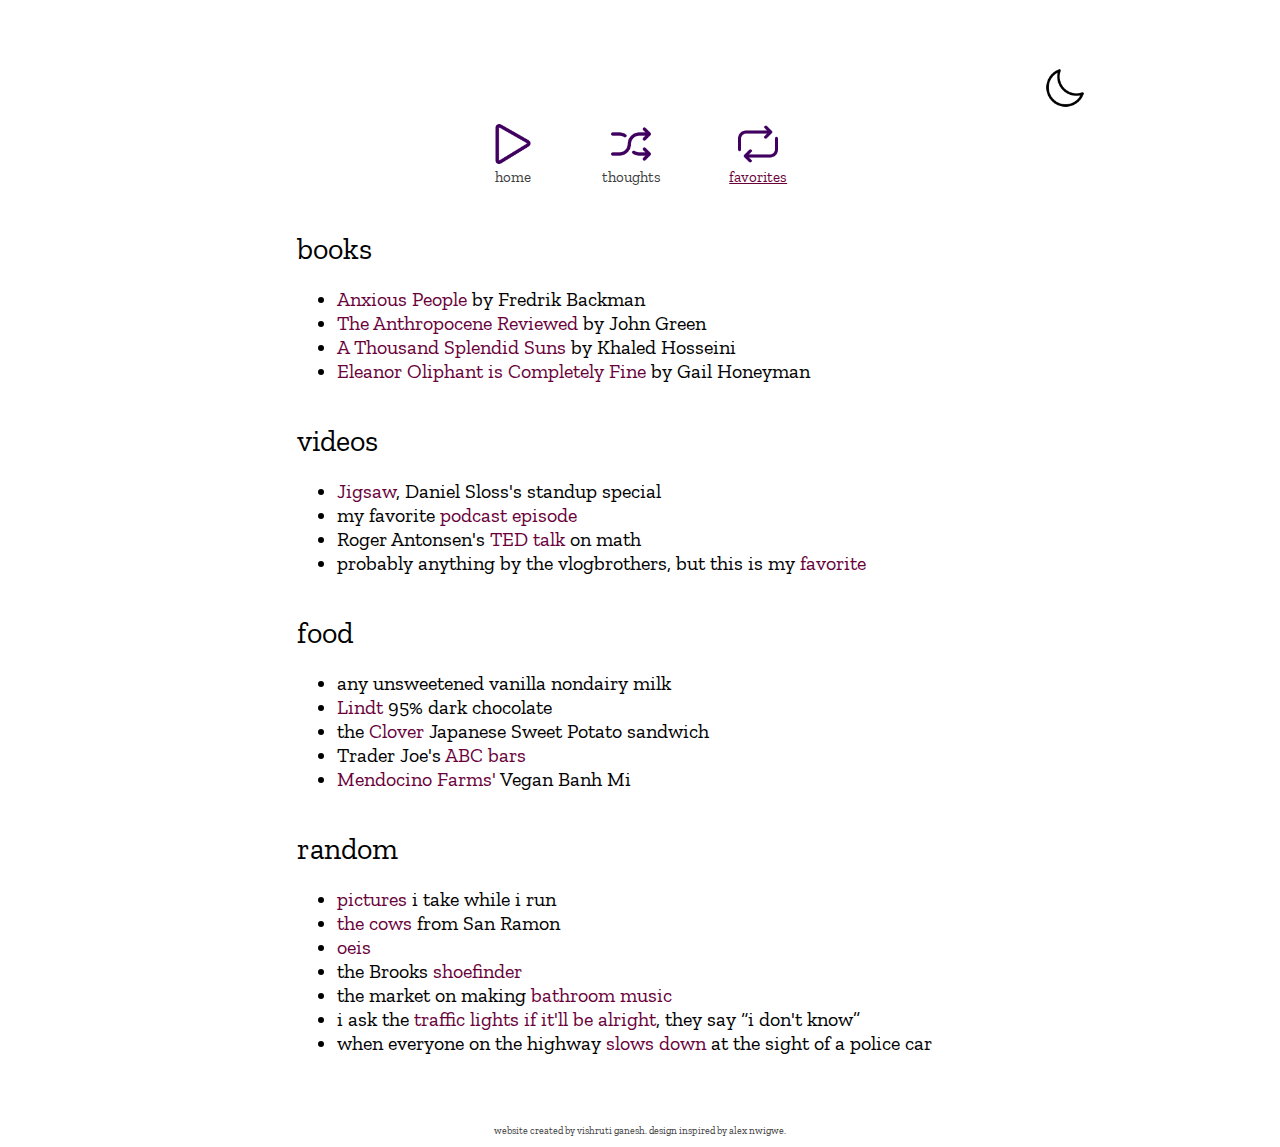
<file: favorites.html>
<!DOCTYPE html>
<html>
    <head>
        <script async src="https://www.googletagmanager.com/gtag/js?id=G-QEBXH6EF2G"></script>
        <script>
        window.dataLayer = window.dataLayer || [];
        function gtag(){dataLayer.push(arguments);}
        gtag('js', new Date());

        gtag('config', 'G-QEBXH6EF2G');
        </script>
        <meta name="viewport" content="width=device-width, initial-scale=1.0">
        <link rel="stylesheet" type="text/css" href="main.css">
        <link href="https://fonts.googleapis.com/css2?family=Zilla+Slab&display=swap" rel="stylesheet">
        <title>Vishruti Ganesh</title>
        <link rel="icon" type="image/x-icon" href="favicon.ico">
    </head>
<body>
    <div class = "dark-box">
        <button class="darkbutton" id="toggle">
            <img class="buttondark">
        </button>
    </div>
    
    <script>
        // Get the toggle button
        const toggle = document.getElementById("toggle");
        var body = document.body;
        // Get the user's preference from localStorage
        const darkMode = localStorage.getItem("dark-mode");
        // Check if the user has already chosen a theme
        if (darkMode) {
            // If yes, apply it to the root element
            body.classList.add("dark-theme");
        }
        // Add an event listener to the toggle button
        toggle.addEventListener("click", () => {
            // Toggle the dark-theme class on the root element
            body.classList.toggle("dark-theme");
            // Store or remove the user's preference in localStorage
            if (body.classList.contains("dark-theme")) {
                localStorage.setItem("dark-mode", true);
            } else {
                localStorage.removeItem("dark-mode");
            }
        });
    </script>
    <div class="box">
        <div class = "buttons">
                
            <div class = "navbutton">
                <a href="/">
                <img class="play">
                <div class = "navbuttontitle">
                    home
                </div>
                </a>
            </div>
            
            
            <div class = "navbutton">
                <a href="https://vishady.substack.com/" target="_blank">
                <img class="shuffle">
                <div class = "navbuttontitle">
                    thoughts
                </div>
                </a>
            </div>
            
            
            <!-- <div class = "navbutton">
                <a href="/projects">
                <img src="shuffle.png">
                <div class = "navbuttontitle">
                    projects
                </div>
                </a>
            </div> -->
            
            
            <div class = "navbutton">
                <a href="/favorites" class="active">
                <img class="loop">
                <div class = "navbuttontitle">
                    favorites
                </div>
                </a>
            </div>
            
        </div>
        <div class="favoritessection">
            <div class = "favoritetitle">
                books
            </div>
            <ul>
                <li><a href="https://www.goodreads.com/book/show/53799686-anxious-people" target="_blank">Anxious People</a> by Fredrik Backman</li>
                <li><a href="https://www.johngreenbooks.com/the-anthropocene-reviewed-book" target="_blank">The Anthropocene Reviewed</a> by John Green</li>
                <li><a href="https://www.goodreads.com/book/show/128029.A_Thousand_Splendid_Suns" target="_blank">A Thousand Splendid Suns</a> by Khaled Hosseini</li>
                <li><a href="https://www.goodreads.com/book/show/31434883-eleanor-oliphant-is-completely-fine" target="_blank">Eleanor Oliphant is Completely Fine</a> by Gail Honeyman</li>
            </ul>
        </div>
        <div class="favoritessection">
            <div class = "favoritetitle">
                videos
            </div>
            <ul>
                <li><a href="https://www.netflix.com/title/80223685" target="_blank">Jigsaw</a>, Daniel Sloss's standup special</li>
                <li>my favorite <a href="https://www.youtube.com/watch?v=qpg0UoGSGnQ&ab_channel=TrillionaireMindset" target="_blank">podcast episode</a></li>
                <li>Roger Antonsen's <a href="https://www.ted.com/talks/roger_antonsen_math_is_the_hidden_secret_to_understanding_the_world?language=en" target="_blank">TED talk</a> on math</li>
                <li>probably anything by the vlogbrothers, but this is my <a href="https://youtu.be/zU1BdmqyD0k" target="_blank">favorite</a></li>
            </ul>
        </div>
        <div class="favoritessection">
            <div class = "favoritetitle">
                food
            </div>
            <ul>
                <li>any unsweetened vanilla nondairy milk</li>
                <li><a href="https://www.lindtusa.com/95-percent-cocoa-dark-chocolate-excellence-bar-e004180" target="_blank">Lindt</a> 95% dark chocolate</li>
                <li>the <a href="https://www.cloverfoodlab.com/" target="_blank">Clover</a> Japanese Sweet Potato sandwich</li>
                <li>Trader Joe's <a href="https://www.traderjoes.com/home/products/pdp/abc-bars-059322" target="_blank">ABC bars</a></li>
                <li><a href="https://www.mendocinofarms.com/" target="_blank">Mendocino Farms'</a> Vegan Banh Mi</li>
            </ul>
        </div>
        <div class="favoritessection">
            <div class = "favoritetitle">
                random
            </div>
            <ul>
                <li><a href="https://photos.app.goo.gl/bzYadeBY11EprEsa9" target="_blank">pictures</a> i take while i run</li>
                <li><a href="https://photos.app.goo.gl/Rdod7RhUAuBkPU716" target="_blank">the cows</a> from San Ramon</li>
                <li><a href="https://oeis.org" target="_blank">oeis</a></li>
                <li>the Brooks <a href="https://www.brooksrunning.com/en_us/shoefinder/?tid=sem%3AGOOGLE%3AUSA%7CSearch%7CBrand%7CConvert%7CText%7CBrand%7CActive%20Evaluators%7CNeutral%7CTinuiti%7CBrooks%20Core-HV-BMM%3AB%7CBrooks%20Shoes%7CGN%7CHV%7CBMM%3A%2Bbrooks%20%2Bshoes&gclsrc=aw.ds" target="_blank">shoefinder</a></li>
                <li>the market on making <a href="https://www.buzzfeednews.com/article/katienotopoulos/alexa-play-the-poop-song" target="_blank">bathroom music</a></li>
                <li>i ask the <a href = "https://open.spotify.com/track/2dgFqt3w9xIQRjhPtwNk3D?si=a0f1cf0bfda54f78">traffic lights if it'll be alright</a>, they say “i don't know”</li>
                <li>when everyone on the highway <a href = "https://psmag.com/news/bad-boys-bad-boys-what-you-gonna-do">slows down</a> at the sight of a police car</li>
            </ul>
        </div>
    </div>
    <footer>
        <p>website created by vishruti ganesh. design inspired by alex nwigwe.</p>
    </footer>
    <script>
        window.onscroll = function() {myFunction()};
        
        var navbar = document.getElementsByClassName("topnav")[0];
        var sticky = navbar.offsetTop;
        
        function myFunction() {
          if (window.pageYOffset >= sticky) {
            navbar.classList.add("sticky")
          } else {
            navbar.classList.remove("sticky");
          }
        }
        </script>
        <script>
            // Select the button
            const btn = document.querySelector('.btn-toggle');
            btn.addEventListener('click', function() {
            document.querySelector('body').classList.toggle('dark-theme');  
            })
        </script>
</body>
</html>
</file>
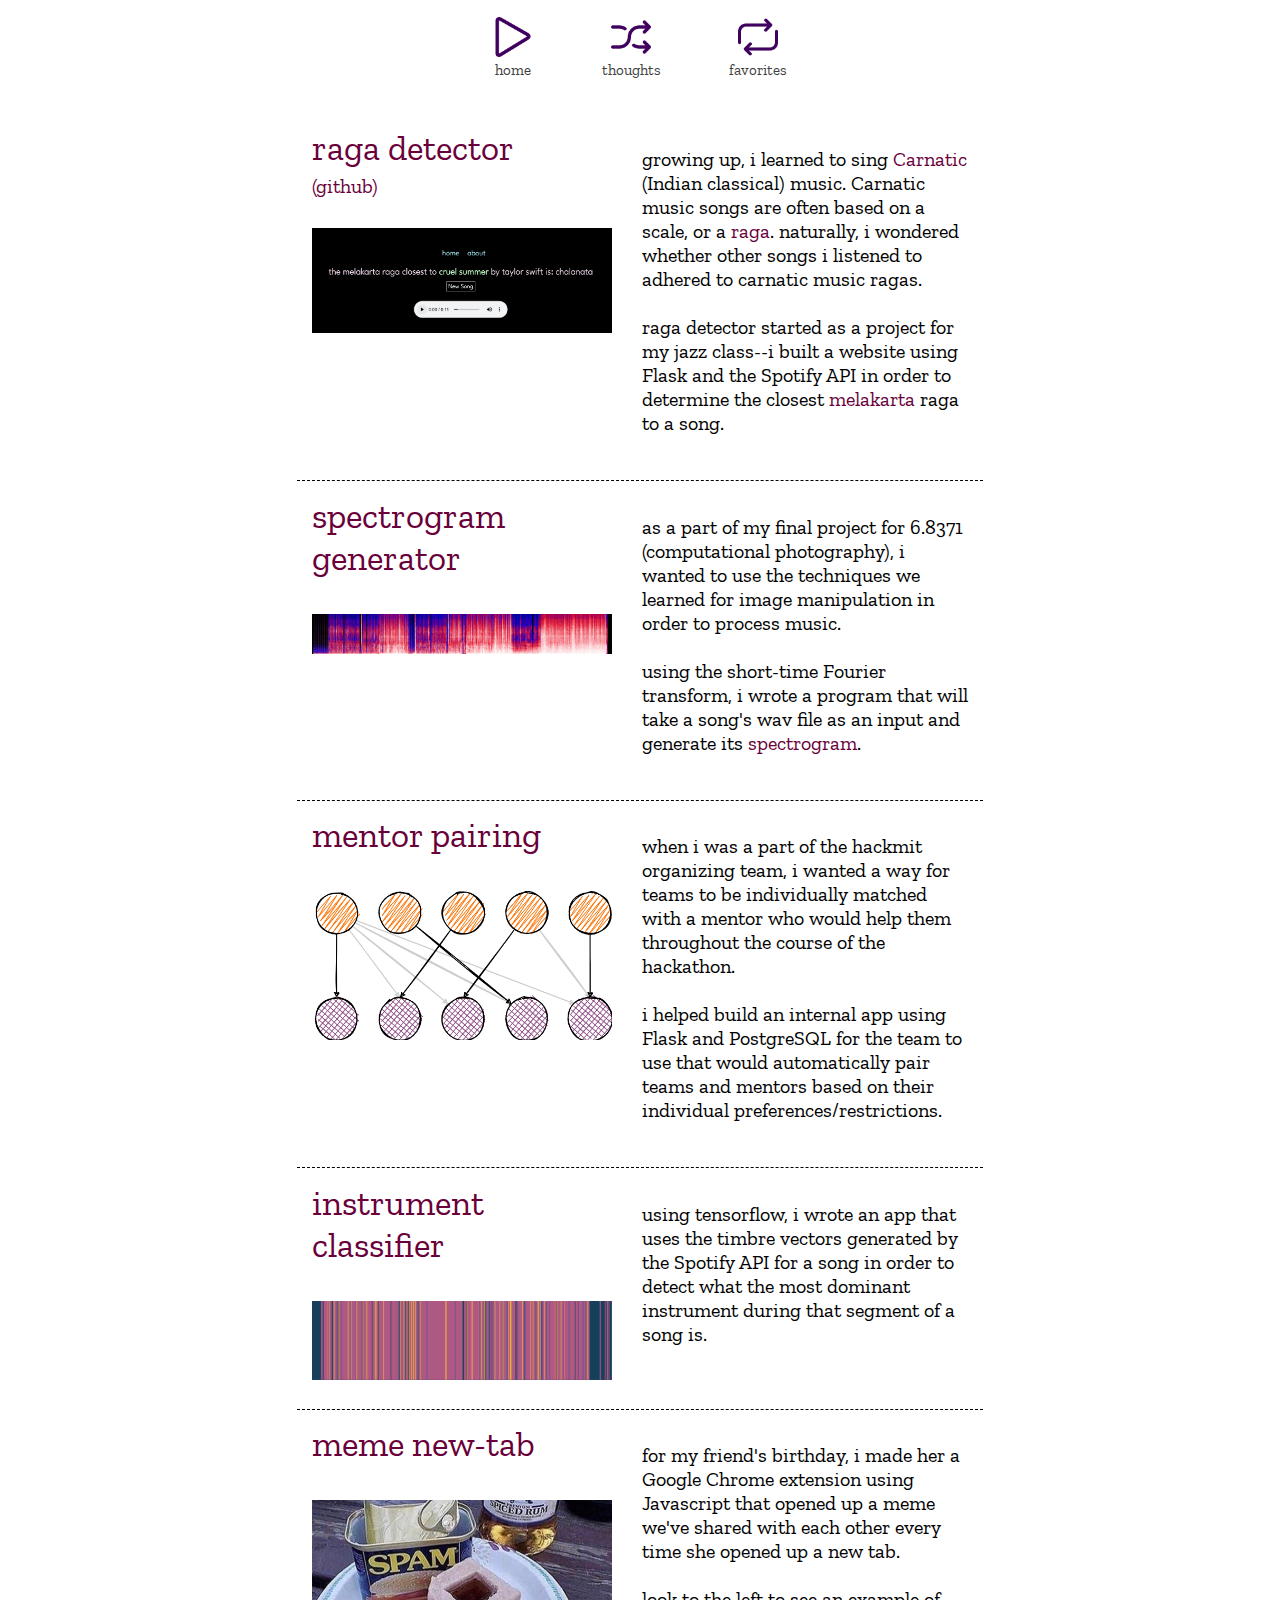
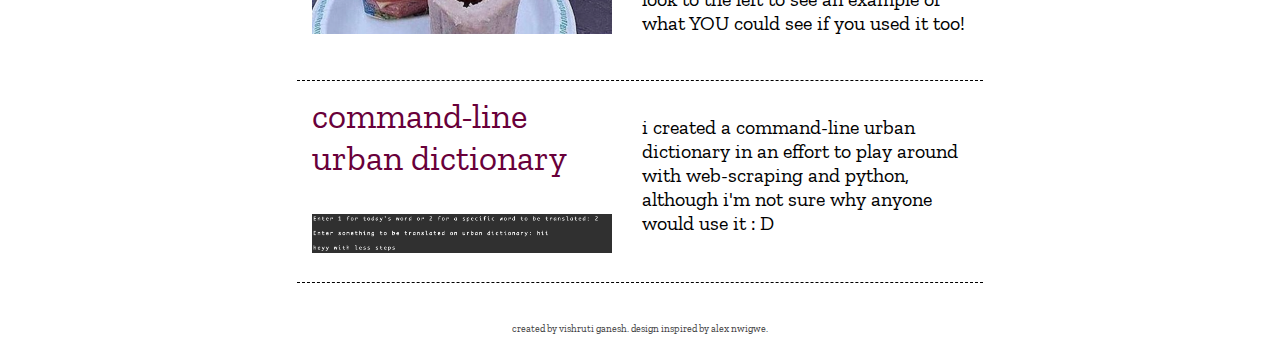
<file: projects.html>
<!DOCTYPE html>
<html>
    <head>
        <script async src="https://www.googletagmanager.com/gtag/js?id=G-QEBXH6EF2G"></script>
        <script>
        window.dataLayer = window.dataLayer || [];
        function gtag(){dataLayer.push(arguments);}
        gtag('js', new Date());

        gtag('config', 'G-QEBXH6EF2G');
        </script>
        <meta name="viewport" content="width=device-width, initial-scale=1.0">
        <link rel="stylesheet" type="text/css" href="main.css">
        <link href="https://fonts.googleapis.com/css2?family=Zilla+Slab&display=swap" rel="stylesheet">
        <title>Vishruti Ganesh</title>
        <link rel="icon" type="image/x-icon" href="favicon.ico">
    </head>
<body>
    <div class = "box">
        <div class = "buttons">
                
            <div class = "navbutton">
                <a href="/">
                <img src="play.png">
                <div class = "navbuttontitle">
                    home
                </div>
                </a>
            </div>
            
            
            <div class = "navbutton">
                <a href="https://vishady.substack.com/">
                <img src="shuffle.png">
                <div class = "navbuttontitle">
                    thoughts
                </div>
                </a>
            </div>
            
            
            <!-- <div class = "navbutton">
                <a href="/projects" class="active">
                <img src="shuffle.png">
                <div class = "navbuttontitle">
                    projects
                </div>
                </a>
            </div> -->
            
            
            <div class = "navbutton">
                <a href="/favorites">
                <img src="loop.png">
                <div class = "navbuttontitle">
                    favorites
                </div>
                </a>
            </div>
            
        </div>
    <div class = "projectbig">
        <div class = "projectcontainer">
            <div class = "column info">
                <div class = "specialtitle">
                    <a href = "https://raga-detector.fly.dev" target="_blank">
                        raga detector
                    </a>
                </div>
                <div class = "projectsmall">
                    <a href = "https://github.com/vishady721/raga-detector" target="_blank">(github)</a>
                </div>
                <div class = "projectpicture">
                    <img src = "raga-detector.png">
                </div>
            </div>
            <div class = "column desc">
                <div class = "projectdescription">
                    growing up, i learned to sing <a href = "https://en.wikipedia.org/wiki/Carnatic_music" target = "_blank">Carnatic</a> (Indian classical) music. Carnatic music songs are often based on a scale, or a <a href = "https://en.wikipedia.org/wiki/Raga" target = "_blank">raga</a>. naturally, i wondered whether other songs i listened to adhered to carnatic music ragas. <br><br>
                    raga detector started as a project for my jazz class--i built a website using Flask and the Spotify API in order to determine the closest <a href = "https://en.wikipedia.org/wiki/Melakarta" target = "_blank">melakarta</a> raga to a song.
                </div>
            </div>
        </div>
    </div>
    <div class = "projectbig">
        <div class = "projectcontainer">
            <div class = "column info">
                <div class = "projecttitle">
                    <a href = "https://github.com/vishady721/spectrograph-generator" target="_blank">
                        spectrogram generator
                    </a>
                </div>
                <div class = "projectpicture">
                    <img src = "taylorswift.png">
                </div>
            </div>
            <div class = "column desc">
                <div class = "projectdescription">
                    as a part of my final project for 6.8371 (computational photography), i wanted to use the techniques we learned for image manipulation in order to process music. <br><br>
                    using the short-time Fourier transform, i wrote a program that will take a song's wav file as an input and generate its <a href = "https://en.wikipedia.org/wiki/Spectrogram" target = "_blank">spectrogram</a>.
                </div>
            </div>
        </div>
    </div>
    <div class = "projectbig">
        <div class = "projectcontainer">
            <div class = "column info">
                <div class = "projecttitle">
                    <a href = "https://github.com/techx/mentorapp" target="_blank">
                        mentor pairing
                    </a>
                </div>
                <div class = "projectpicture">
                    <img src = "matching.png">
                </div>
            </div>
            <div class = "column desc">
                <div class = "projectdescription">
                    when i was a part of the hackmit organizing team, i wanted a way for teams to be individually matched with a mentor who would help them throughout the course of the hackathon.<br><br>
                    i helped build an internal app using Flask and PostgreSQL for the team to use that would automatically pair teams and mentors based on their individual preferences/restrictions.
                </div>
            </div>
        </div>
    </div>
    <div class = "projectbig">
        <div class = "projectcontainer">
            <div class = "column info">
                <div class = "projecttitle">
                    <a href = "https://github.com/vishady721/MusicClassifier" target="_blank">
                        instrument classifier
                    </a>
                </div>
                <div class = "projectpicture">
                    <img src = "instrumentclassifier.png">
                </div>
            </div>
            <div class = "column desc">
                <div class = "projectdescription">
                    using tensorflow, i wrote an app that uses the timbre vectors generated by the Spotify API for a song in order to detect what the most dominant instrument during that segment of a song is. 
                </div>
            </div>
        </div>
    </div>
    <div class = "projectbig">
        <div class = "projectcontainer">
            <div class = "column info">
                <div class = "projecttitle">
                    <a href = "https://github.com/vishady721/new_tab_memegen" target="_blank">
                        meme new-tab
                    </a>
                </div>
                <div class = "projectpicture">
                    <img src = "meme.png">
                </div>
            </div>
            <div class = "column desc">
                <div class = "projectdescription">
                    for my friend's birthday, i made her a Google Chrome extension using Javascript that opened up a meme we've shared with each other every time she opened up a new tab. <br><br>
                    look to the left to see an example of what YOU could see if you used it too!
                </div>
            </div>
        </div>
    </div>
    <div class = "projectbig">
        <div class = "projectcontainer">
            <div class = "column info">
                <div class = "projecttitle">
                    <a href = "https://github.com/vishady721/urban-dict" target="_blank">
                        command-line urban dictionary
                    </a>
                </div>
                <div class = "projectpicture">
                    <img src = "urbandict.png">
                </div>
            </div>
            <div class = "column desc">
                <div class = "projectdescription">
                    i created a command-line urban dictionary in an effort to play around with web-scraping and python, although i'm not sure why anyone would use it : D
                </div>
            </div>
        </div>
    </div>
    </div>
    <footer>
        <p>created by vishruti ganesh. design inspired by alex nwigwe.</p>
    </footer>
    <script>
        window.onscroll = function() {myFunction()};
        
        var navbar = document.getElementsByClassName("topnav")[0];
        var sticky = navbar.offsetTop;
        
        function myFunction() {
          if (window.pageYOffset >= sticky) {
            navbar.classList.add("sticky")
          } else {
            navbar.classList.remove("sticky");
          }
        }
        </script>
        <script>
            // Select the button
            const btn = document.querySelector('.btn-toggle');
            btn.addEventListener('click', function() {
            document.querySelector('body').classList.toggle('dark-theme');  
            })
        </script>
</body>
</html>
</file>
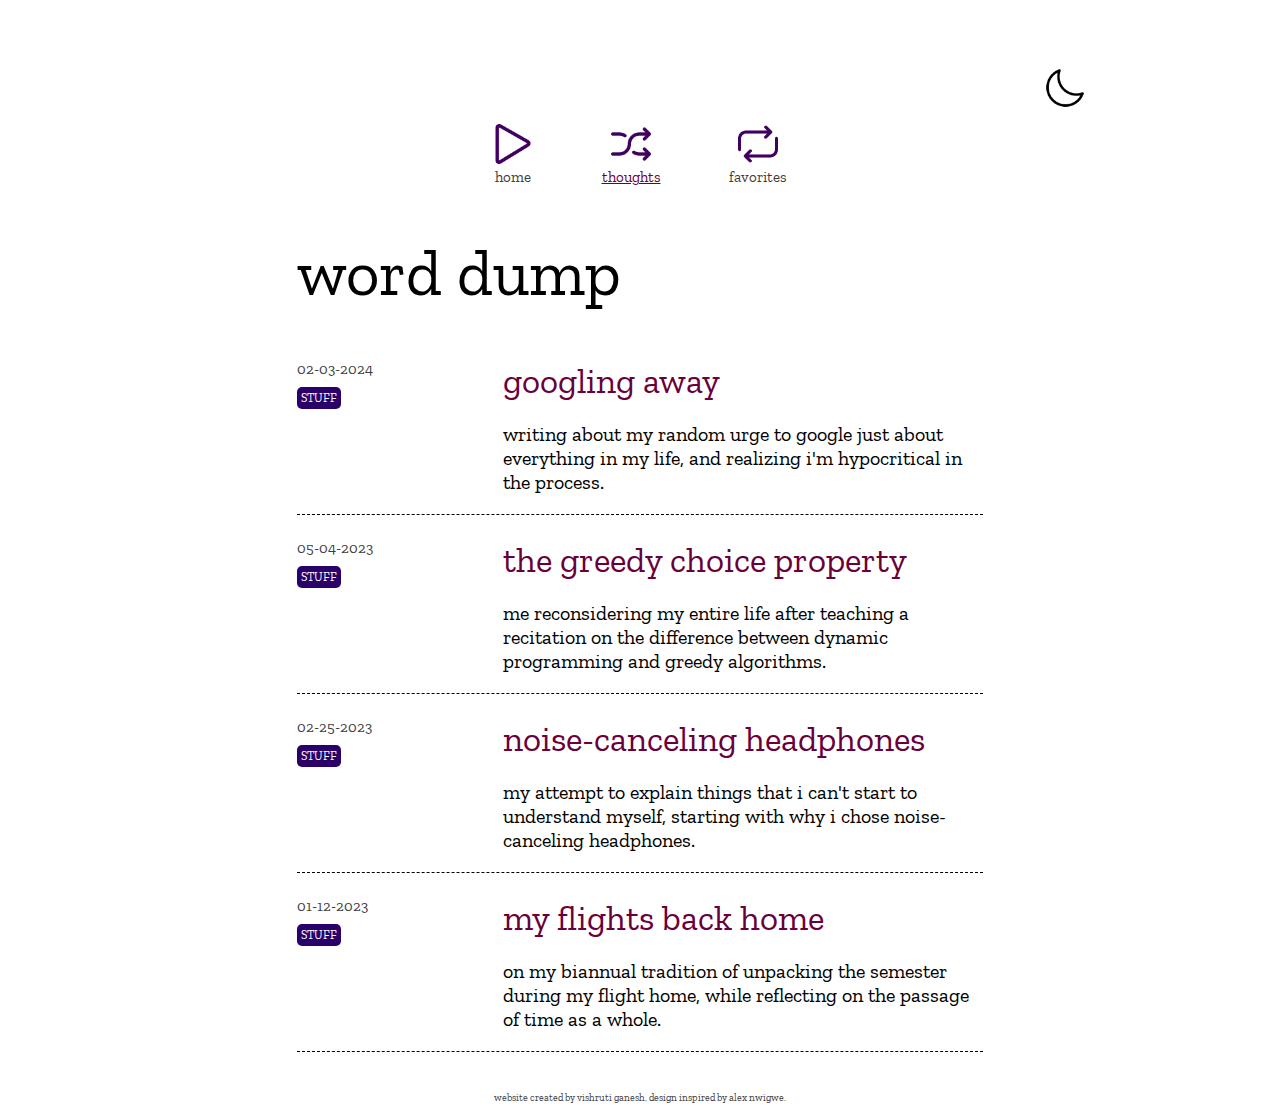
<file: thoughts.html>
<!DOCTYPE html>
<html>
    <head>
        <script async src="https://www.googletagmanager.com/gtag/js?id=G-QEBXH6EF2G"></script>
        <script>
        window.dataLayer = window.dataLayer || [];
        function gtag(){dataLayer.push(arguments);}
        gtag('js', new Date());

        gtag('config', 'G-QEBXH6EF2G');
        </script>
        <meta name="viewport" content="width=device-width, initial-scale=1.0">
        <link rel="stylesheet" type="text/css" href="main.css">
        <link href="https://fonts.googleapis.com/css2?family=Zilla+Slab&display=swap" rel="stylesheet">
        <title>Vishruti Ganesh</title>
        <link rel="icon" type="image/x-icon" href="favicon.ico">
    </head>
<body>
    <div class = "dark-box">
        <button class="darkbutton" id="toggle">
            <img class="buttondark">
        </button>
    </div>
    
    <script>
        // Get the toggle button
        const toggle = document.getElementById("toggle");
        var body = document.body;
        // Get the user's preference from localStorage
        const darkMode = localStorage.getItem("dark-mode");
        // Check if the user has already chosen a theme
        if (darkMode) {
            // If yes, apply it to the root element
            body.classList.add("dark-theme");
        }
        // Add an event listener to the toggle button
        toggle.addEventListener("click", () => {
            // Toggle the dark-theme class on the root element
            body.classList.toggle("dark-theme");
            // Store or remove the user's preference in localStorage
            if (body.classList.contains("dark-theme")) {
                localStorage.setItem("dark-mode", true);
            } else {
                localStorage.removeItem("dark-mode");
            }
        });
    </script>
    <div class = "box">
        <div class = "buttons">
                
            <div class = "navbutton">
                <a href="/">
                <img class="play">
                <div class = "navbuttontitle">
                    home
                </div>
                </a>
            </div>
            
            
            <div class = "navbutton">
                <a href="https://vishady.substack.com/" class ="active">
                <img class="shuffle">
                <div class = "navbuttontitle">
                    thoughts
                </div>
                </a>
            </div>
            
            
            <!-- <div class = "navbutton">
                <a href="/projects">
                <img src="shuffle.png">
                <div class = "navbuttontitle">
                    projects
                </div>
                </a>
            </div> -->
            
            
            <div class = "navbutton">
                <a href="/favorites">
                <img class="loop">
                <div class = "navbuttontitle">
                    favorites
                </div>
                </a>
            </div>
            
        </div>

    <div class="blogcontainer">
        <div class = "blogtitle">
            word dump
        </div>
        <br>
        <br><a href="/blogs/blog4">
            <div class = "row">
                <div class = "column metadata">
                    <div class = "date">
                        02-03-2024
                    </div>
                    <div class = "tagstuffy">
                        <span>
                            STUFF
                        </span>
                    </div>
                </div>
                <div class = "column preview">
                    <div class = "posttitle">
                        googling away
                    </div>
                    <p>
                        writing about my random urge to google just about everything in my life, and realizing i'm hypocritical in the process.
                    </p>
                </div>
            </div>
        </a>
        <br>
        <a href="/blogs/blog3">
            <div class = "row">
                <div class = "column metadata">
                    <div class = "date">
                        05-04-2023
                    </div>
                    <div class = "tagstuffy">
                        <span>
                            STUFF
                        </span>
                    </div>
                </div>
                <div class = "column preview">
                    <div class = "posttitle">
                        the greedy choice property
                    </div>
                    <p>
                        me reconsidering my entire life after teaching a recitation on the difference between dynamic programming and greedy algorithms.
                    </p>
                </div>
            </div>
        </a>
        <br>
        <a href="/blogs/blog2">
            <div class = "row">
                <div class = "column metadata">
                    <div class = "date">
                        02-25-2023
                    </div>
                    <div class = "tagstuffy">
                        <span>
                            STUFF
                        </span>
                    </div>
                </div>
                <div class = "column preview">
                    <div class = "posttitle">
                        noise-canceling headphones
                    </div>
                    <p>
                        my attempt to explain things that i can't start to understand myself, starting with why i chose noise-canceling headphones.
                    </p>
                </div>
            </div>
        </a>
        <br>
        <a href="/blogs/blog1">
            <div class = "row">
                <div class = "column metadata">
                    <div class = "date">
                        01-12-2023
                    </div>
                    <div class = "tagstuffy">
                        <span>
                            STUFF
                        </span>
                    </div>
                </div>
                <div class = "column preview">
                    <div class = "posttitle">
                        my flights back home
                    </div>
                    <p>
                        on my biannual tradition of unpacking the semester during my flight home, while reflecting on the passage of time as a whole.
                    </p>
                </div>
            </div>
        </a>
    </div>
    </div>
    <footer>
        <p>website created by vishruti ganesh. design inspired by alex nwigwe.</p>
    </footer>
    <script>
        window.onscroll = function() {myFunction()};
        
        var navbar = document.getElementsByClassName("topnav")[0];
        var sticky = navbar.offsetTop;
        
        function myFunction() {
          if (window.pageYOffset >= sticky) {
            navbar.classList.add("sticky")
          } else {
            navbar.classList.remove("sticky");
          }
        }
        </script>
        <script>
            // Select the button
            const btn = document.querySelector('.btn-toggle');
            btn.addEventListener('click', function() {
            document.querySelector('body').classList.toggle('dark-theme');  
            })
        </script>
</body>
</html>
</file>
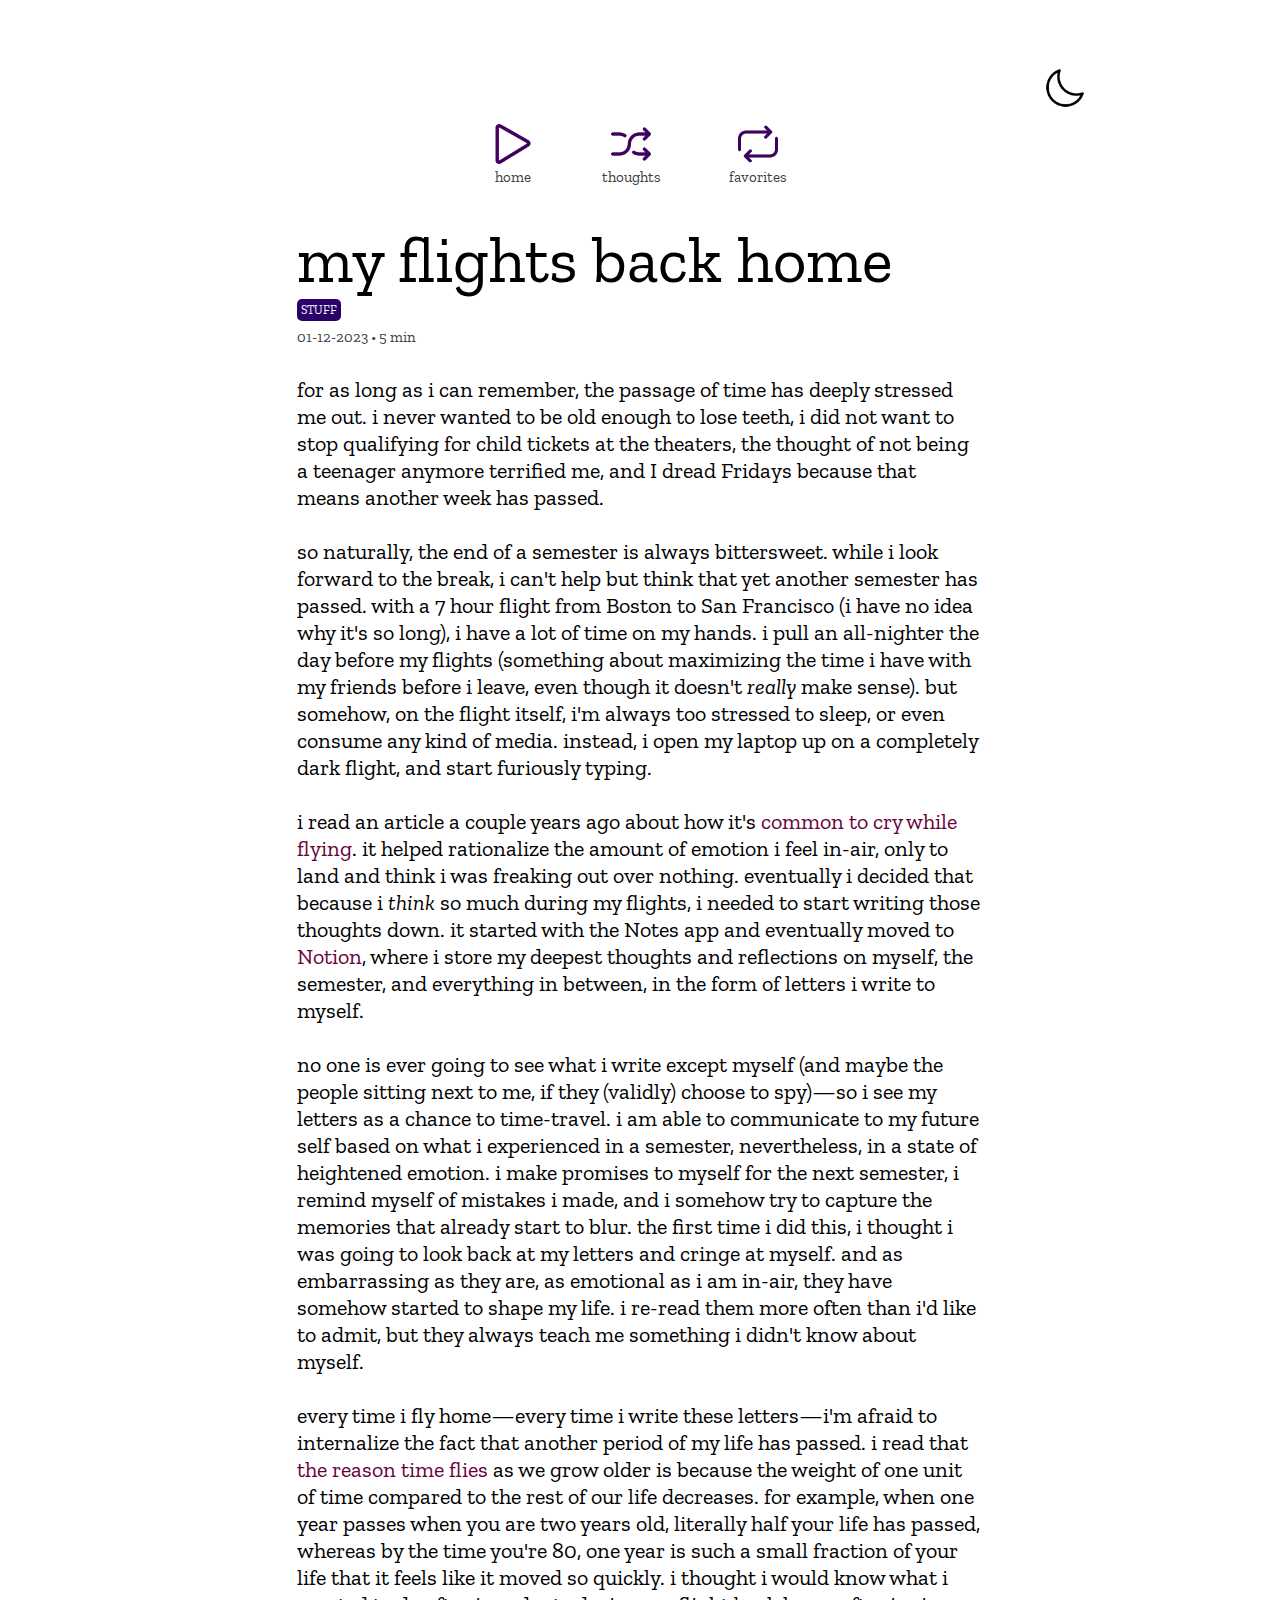
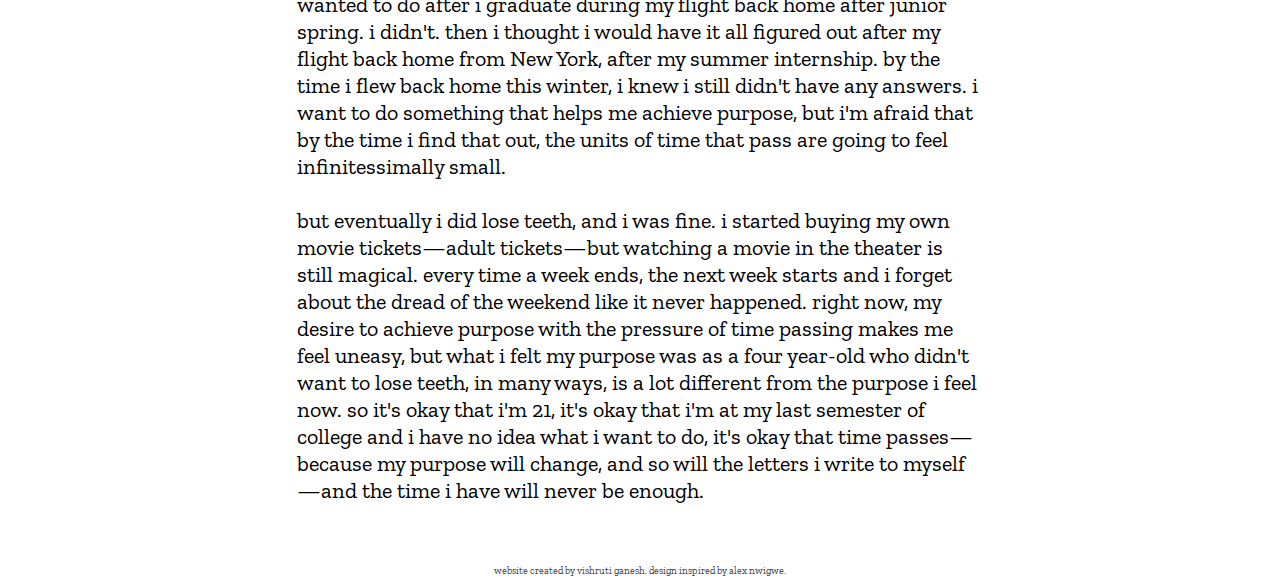
<file: blogs/blog1.html>
<!DOCTYPE html>
<html>
    <head>
        <script async src="https://www.googletagmanager.com/gtag/js?id=G-QEBXH6EF2G"></script>
        <script>
        window.dataLayer = window.dataLayer || [];
        function gtag(){dataLayer.push(arguments);}
        gtag('js', new Date());

        gtag('config', 'G-QEBXH6EF2G');
        </script>
        <meta name="viewport" content="width=device-width, initial-scale=1.0">
        <link rel="stylesheet" type="text/css" href="../main.css">
        <link href="https://fonts.googleapis.com/css2?family=Zilla+Slab&display=swap" rel="stylesheet">
        <title>Vishruti Ganesh</title>
        <link rel="icon" type="image/x-icon" href="../favicon.ico">
    </head>
<body>
    <div class = "dark-box">
        <button class="darkbutton" id="toggle">
            <img class="buttondark">
        </button>
    </div>
    
    <script>
        // Get the toggle button
        const toggle = document.getElementById("toggle");
        var body = document.body;
        // Get the user's preference from localStorage
        const darkMode = localStorage.getItem("dark-mode");
        // Check if the user has already chosen a theme
        if (darkMode) {
            // If yes, apply it to the root element
            body.classList.add("dark-theme");
        }
        // Add an event listener to the toggle button
        toggle.addEventListener("click", () => {
            // Toggle the dark-theme class on the root element
            body.classList.toggle("dark-theme");
            // Store or remove the user's preference in localStorage
            if (body.classList.contains("dark-theme")) {
                localStorage.setItem("dark-mode", true);
            } else {
                localStorage.removeItem("dark-mode");
            }
        });
    </script>
    <div class="box">
    <div class = "buttons">
                
        <div class = "navbutton">
            <a href="/">
            <img class="play">
            <div class = "navbuttontitle">
                home
            </div>
            </a>
        </div>
        
        
        <div class = "navbutton">
            <a href="/thoughts">
            <img class="shuffle">
            <div class = "navbuttontitle">
                thoughts
            </div>
            </a>
        </div>
        
        
        <!-- <div class = "navbutton">
            <a href="/projects">
            <img src="../shuffle.png">
            <div class = "navbuttontitle">
                projects
            </div>
            </a>
        </div> -->
        
        
        <div class = "navbutton">
            <a href="/favorites">
            <img class="loop">
            <div class = "navbuttontitle">
                favorites
            </div>
            </a>
        </div>
        
    </div>
    
        <div class = "blogtitle">
            my flights back home
        </div>
        <div class = "tagstuffy">
            <span>
                STUFF
            </span>
        </div>
        <div class = "datemins">
            01-12-2023 • 5 min
        </div>
        <div class = "blogcontent">
            for as long as i can remember, the passage of time has deeply stressed me out. i never wanted to be old enough to lose teeth, i did not want to stop qualifying for child tickets at the theaters, the thought of not being a teenager anymore terrified me, and I dread Fridays because that means another week has passed.<br><br>
            so naturally, the end of a semester is always bittersweet. while i look forward to the break, i can't help but think that yet another semester has passed. with a 7 hour flight from Boston to San Francisco (i have no idea why it's so long), i have a lot of time on my hands. i pull an all-nighter the day before my flights (something about maximizing the time i have with my friends before i leave, even though it doesn't <i>really</i> make sense). but somehow, on the flight itself, i'm always too stressed to sleep, or even consume any kind of media. instead, i open my laptop up on a completely dark flight, and start furiously typing.<br><br>
            i read an article a couple years ago about how it's <a href = "https://thepointsguy.com/guide/why-you-cry-on-airplanes/" target = "_blank">common to cry while flying</a>. it helped rationalize the amount of emotion i feel in-air, only to land and think i was freaking out over nothing. eventually i decided that because i <i>think</i> so much during my flights, i needed to start writing those thoughts down. it started with the Notes app and eventually moved to <a href = "https://notion.so" target = "_blank">Notion</a>, where i store my deepest thoughts and reflections on myself, the semester, and everything in between, in the form of letters i write to myself. <br><br>
            no one is ever going to see what i write except myself (and maybe the people sitting next to me, if they (validly) choose to spy)—so i see my letters as a chance to time-travel. i am able to communicate to my future self based on what i experienced in a semester, nevertheless, in a state of heightened emotion. i make promises to myself for the next semester, i remind myself of mistakes i made, and i somehow try to capture the memories that already start to blur. the first time i did this, i thought i was going to look back at my letters and cringe at myself. and as embarrassing as they are, as emotional as i am in-air, they have somehow started to shape my life. i re-read them more often than i'd like to admit, but they always teach me something i didn't know about myself.<br><br>
            every time i fly home—every time i write these letters—i'm afraid to internalize the fact that another period of my life has passed. i read that <a href = "https://qz.com/1516804/physics-explains-why-time-passes-faster-as-you-age#:~:text=As%20you%20get%20older%2C%20the,that%20lead%20to%20crossed%20signals." target = "_blank">the reason time flies</a> as we grow older is because the weight of one unit of time compared to the rest of our life decreases. for example, when one year passes when you are two years old, literally half your life has passed, whereas by the time you're 80, one year is such a small fraction of your life that it feels like it moved so quickly. i thought i would know what i wanted to do after i graduate during my flight back home after junior spring. i didn't. then i thought i would have it all figured out after my flight back home from New York, after my summer internship. by the time i flew back home this winter, i knew i still didn't have any answers. i want to do something that helps me achieve purpose, but i'm afraid that by the time i find that out, the units of time that pass are going to feel infinitessimally small.<br><br>
            but eventually i did lose teeth, and i was fine. i started buying my own movie tickets—adult tickets—but watching a movie in the theater is still magical. every time a week ends, the next week starts and i forget about the dread of the weekend like it never happened. right now, my desire to achieve purpose with the pressure of time passing makes me feel uneasy, but what i felt my purpose was as a four year-old who didn't want to lose teeth, in many ways, is a lot different from the purpose i feel now. so it's okay that i'm 21, it's okay that i'm at my last semester of college and i have no idea what i want to do, it's okay that time passes—because my purpose will change, and so will the letters i write to myself—and the time i have will never be enough.
        </div>
    </div>




    <footer>
        <p>website created by vishruti ganesh. design inspired by alex nwigwe.</p>
    </footer>
    <script>
        window.onscroll = function() {myFunction()};
        
        var navbar = document.getElementsByClassName("topnav")[0];
        var sticky = navbar.offsetTop;
        
        function myFunction() {
          if (window.pageYOffset >= sticky) {
            navbar.classList.add("sticky")
          } else {
            navbar.classList.remove("sticky");
          }
        }
        </script>
        <script>
            // Select the button
            const btn = document.querySelector('.btn-toggle');
            btn.addEventListener('click', function() {
            document.querySelector('body').classList.toggle('dark-theme');  
            })
        </script>
</body>
</html>
</file>
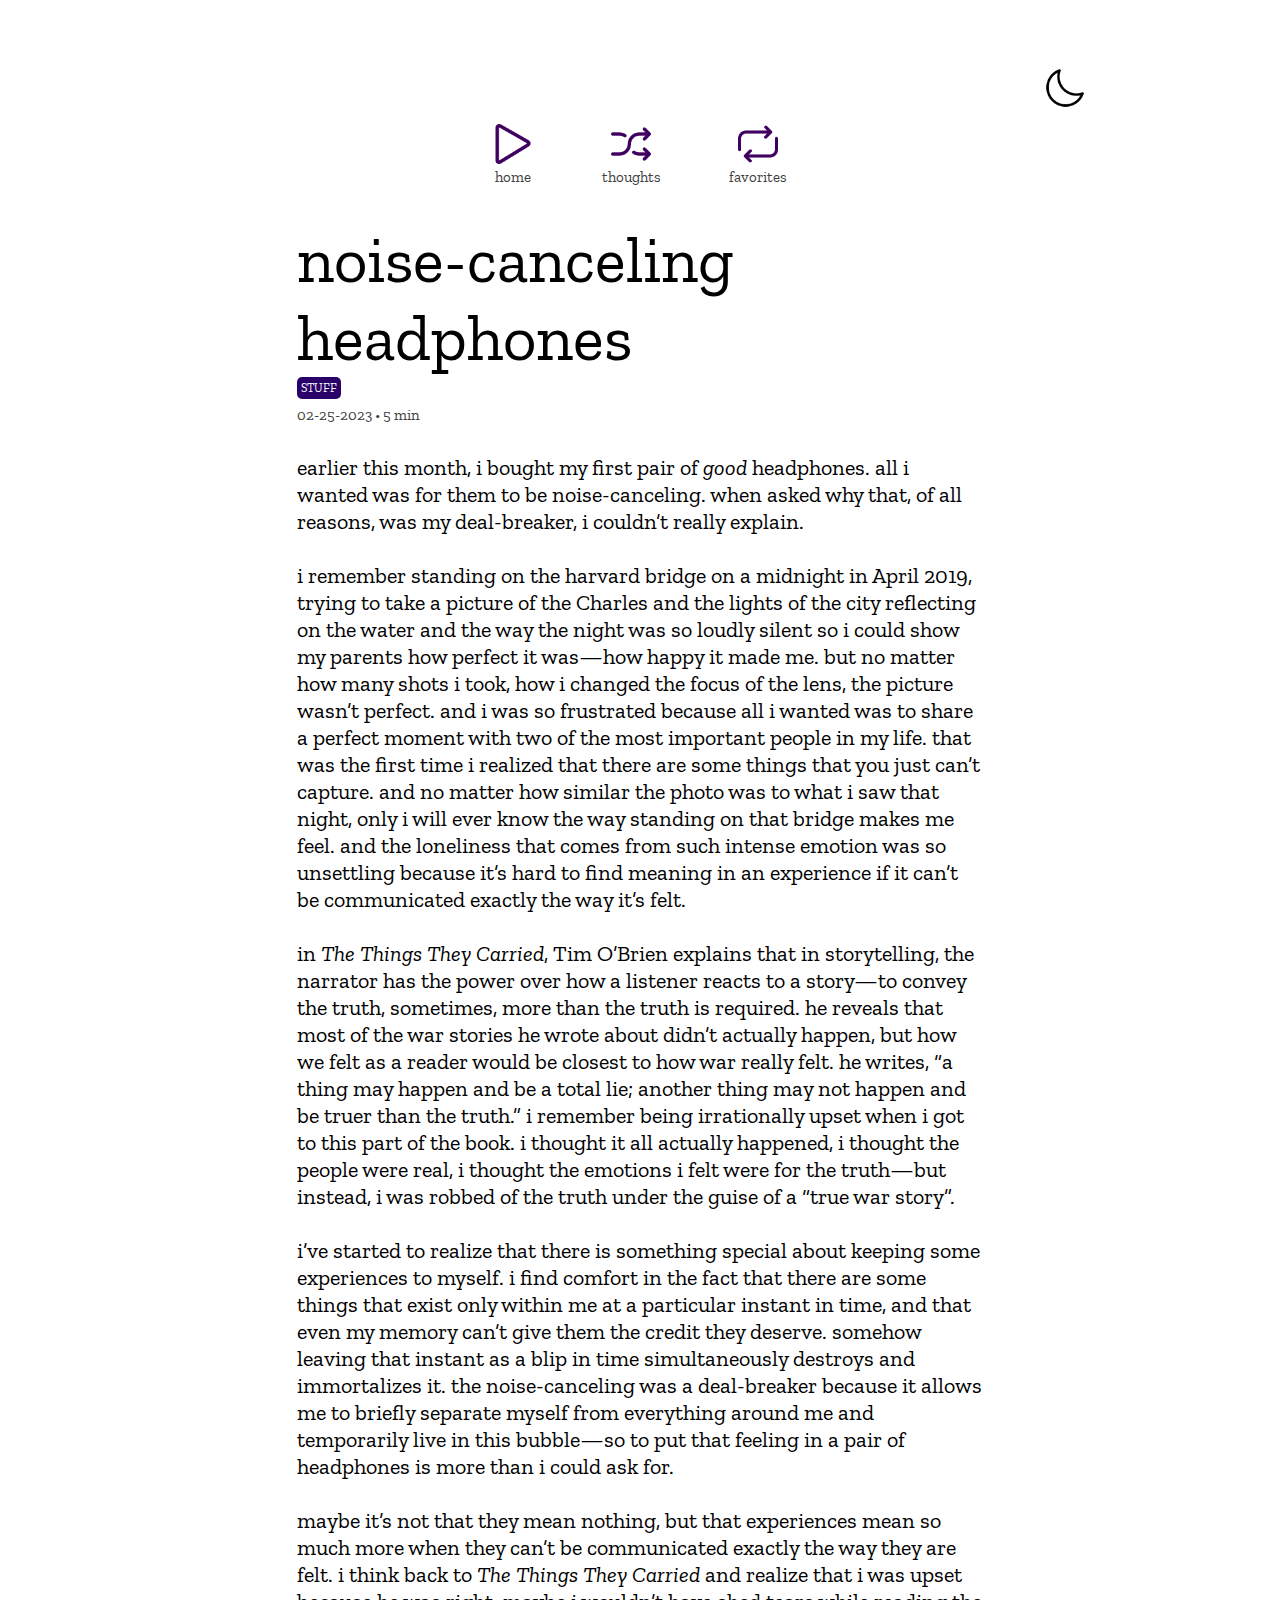
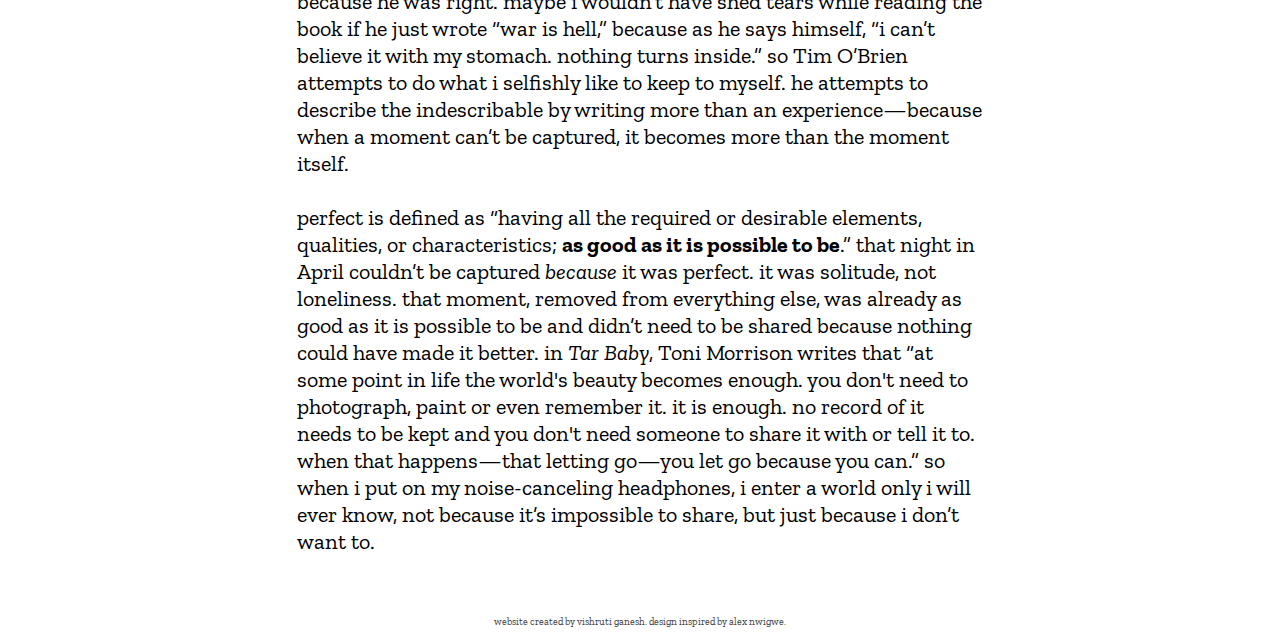
<file: blogs/blog2.html>
<!DOCTYPE html>
<html>
    <head>
        <script async src="https://www.googletagmanager.com/gtag/js?id=G-QEBXH6EF2G"></script>
        <script>
        window.dataLayer = window.dataLayer || [];
        function gtag(){dataLayer.push(arguments);}
        gtag('js', new Date());

        gtag('config', 'G-QEBXH6EF2G');
        </script>
        <meta name="viewport" content="width=device-width, initial-scale=1.0">
        <link rel="stylesheet" type="text/css" href="../main.css">
        <link href="https://fonts.googleapis.com/css2?family=Zilla+Slab&display=swap" rel="stylesheet">
        <title>Vishruti Ganesh</title>
        <link rel="icon" type="image/x-icon" href="../favicon.ico">
    </head>
<body>
    <div class = "dark-box">
        <button class="darkbutton" id="toggle">
            <img class="buttondark">
        </button>
    </div>
    
    <script>
        // Get the toggle button
        const toggle = document.getElementById("toggle");
        var body = document.body;
        // Get the user's preference from localStorage
        const darkMode = localStorage.getItem("dark-mode");
        // Check if the user has already chosen a theme
        if (darkMode) {
            // If yes, apply it to the root element
            body.classList.add("dark-theme");
        }
        // Add an event listener to the toggle button
        toggle.addEventListener("click", () => {
            // Toggle the dark-theme class on the root element
            body.classList.toggle("dark-theme");
            // Store or remove the user's preference in localStorage
            if (body.classList.contains("dark-theme")) {
                localStorage.setItem("dark-mode", true);
            } else {
                localStorage.removeItem("dark-mode");
            }
        });
    </script>
    <div class="box">
    <div class = "buttons">
                
        <div class = "navbutton">
            <a href="/">
            <img class="play">
            <div class = "navbuttontitle">
                home
            </div>
            </a>
        </div>
        
        
        <div class = "navbutton">
            <a href="/thoughts">
            <img class="shuffle">
            <div class = "navbuttontitle">
                thoughts
            </div>
            </a>
        </div>
        
        
        <!-- <div class = "navbutton">
            <a href="/projects">
            <img src="../shuffle.png">
            <div class = "navbuttontitle">
                projects
            </div>
            </a>
        </div> -->
        
        
        <div class = "navbutton">
            <a href="/favorites">
            <img class="loop">
            <div class = "navbuttontitle">
                favorites
            </div>
            </a>
        </div>
        
    </div>
    
        <div class = "blogtitle">
            noise-canceling headphones
        </div>
        <div class = "tagstuffy">
            <span>
                STUFF
            </span>
        </div>
        <div class = "datemins">
            02-25-2023 • 5 min
        </div>
        <div class = "blogcontent">
            earlier this month, i bought my first pair of <i>good</i> headphones. all i wanted was for them to be noise-canceling. when asked why that, of all reasons, was my deal-breaker, i couldn’t really explain. <br><br>
            i remember standing on the harvard bridge on a midnight in April 2019, trying to take a picture of the Charles and the lights of the city reflecting on the water and the way the night was so loudly silent so i could show my parents how perfect it was—how happy it made me. but no matter how many shots i took, how i changed the focus of the lens, the picture wasn’t perfect. and i was so frustrated because all i wanted was to share a perfect moment with two of the most important people in my life. that was the first time i realized that there are some things that you just can’t capture. and no matter how similar the photo was to what i saw that night, only i will ever know the way standing on that bridge makes me feel. and the loneliness that comes from such intense emotion was so unsettling because it’s hard to find meaning in an experience if it can’t be communicated exactly the way it’s felt. <br><br>
            in <i>The Things They Carried</i>, Tim O’Brien explains that in storytelling, the narrator has the power over how a listener reacts to a story—to convey the truth, sometimes, more than the truth is required. he reveals that most of the war stories he wrote about didn’t actually happen, but how we felt as a reader would be closest to how war really felt. he writes, “a thing may happen and be a total lie; another thing may not happen and be truer than the truth.” i remember being irrationally upset when i got to this part of the book. i thought it all actually happened, i thought the people were real, i thought the emotions i felt were for the truth—but instead, i was robbed of the truth under the guise of a “true war story”. <br><br>
            i’ve started to realize that there is something special about keeping some experiences to myself. i find comfort in the fact that there are some things that exist only within me at a particular instant in time, and that even my memory can’t give them the credit they deserve. somehow leaving that instant as a blip in time simultaneously destroys and immortalizes it. the noise-canceling was a deal-breaker because it allows me to briefly separate myself from everything around me and temporarily live in this bubble—so to put that feeling in a pair of headphones is more than i could ask for. <br><br>
            maybe it’s not that they mean nothing, but that experiences mean so much more when they can’t be communicated exactly the way they are felt. i think back to <i>The Things They Carried</i> and realize that i was upset because he was right. maybe i wouldn’t have shed tears while reading the book if he just wrote “war is hell,” because as he says himself, “i can’t believe it with my stomach. nothing turns inside.” so Tim O’Brien attempts to do what i selfishly like to keep to myself. he attempts to describe the indescribable by writing more than an experience—because when a moment can’t be captured, it becomes more than the moment itself. <br><br>
            perfect is defined as “having all the required or desirable elements, qualities, or characteristics; <b>as good as it is possible to be</b>.” that night in April couldn’t be captured <i>because</i> it was perfect. it was solitude, not loneliness. that moment, removed from everything else, was already as good as it is possible to be and didn’t need to be shared because nothing could have made it better. in <i>Tar Baby</i>, Toni Morrison writes that “at some point in life the world's beauty becomes enough. you don't need to photograph, paint or even remember it. it is enough. no record of it needs to be kept and you don't need someone to share it with or tell it to. when that happens—that letting go—you let go because you can.” so when i put on my noise-canceling headphones, i enter a world only i will ever know, not because it’s impossible to share, but just because i don’t want to. 
        </div>
    </div>




    <footer>
        <p>website created by vishruti ganesh. design inspired by alex nwigwe.</p>
    </footer>
    <script>
        window.onscroll = function() {myFunction()};
        
        var navbar = document.getElementsByClassName("topnav")[0];
        var sticky = navbar.offsetTop;
        
        function myFunction() {
          if (window.pageYOffset >= sticky) {
            navbar.classList.add("sticky")
          } else {
            navbar.classList.remove("sticky");
          }
        }
        </script>
        <script>
            // Select the button
            const btn = document.querySelector('.btn-toggle');
            btn.addEventListener('click', function() {
            document.querySelector('body').classList.toggle('dark-theme');  
            })
        </script>
</body>
</html>
</file>
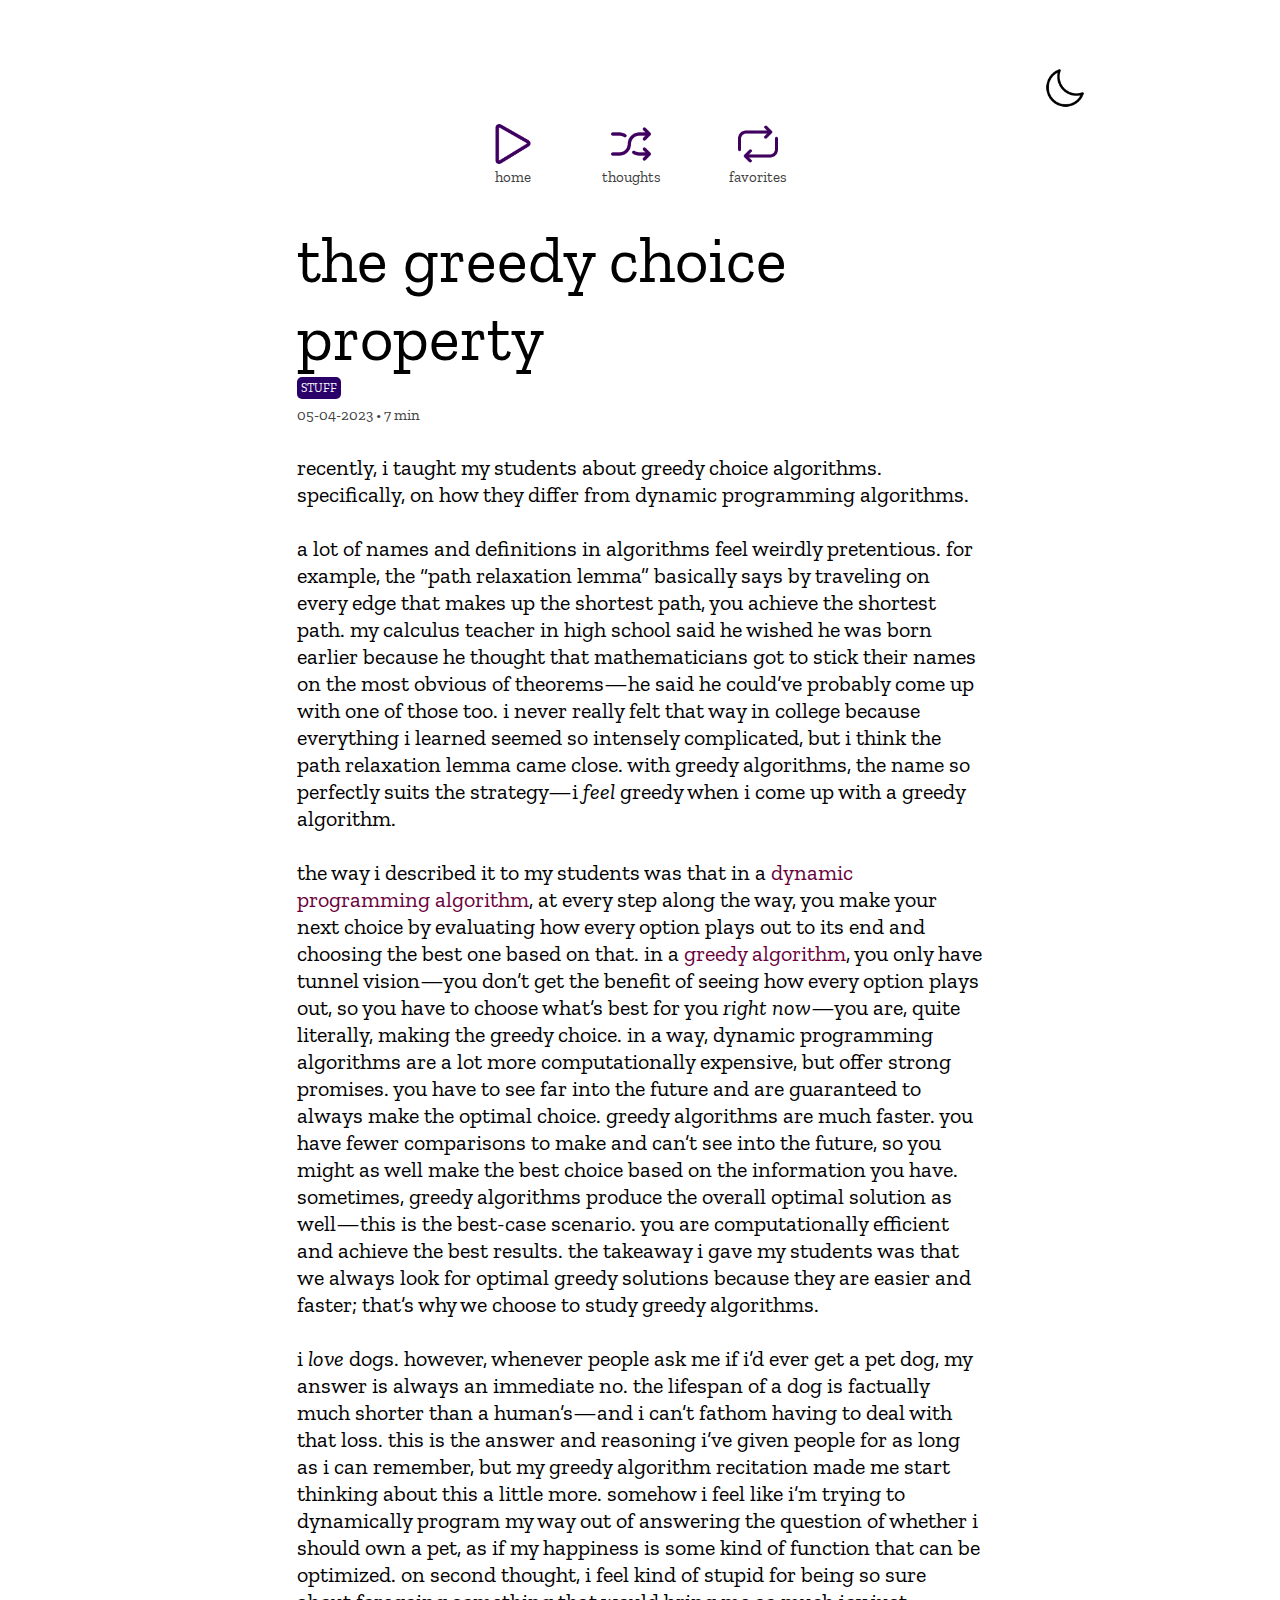
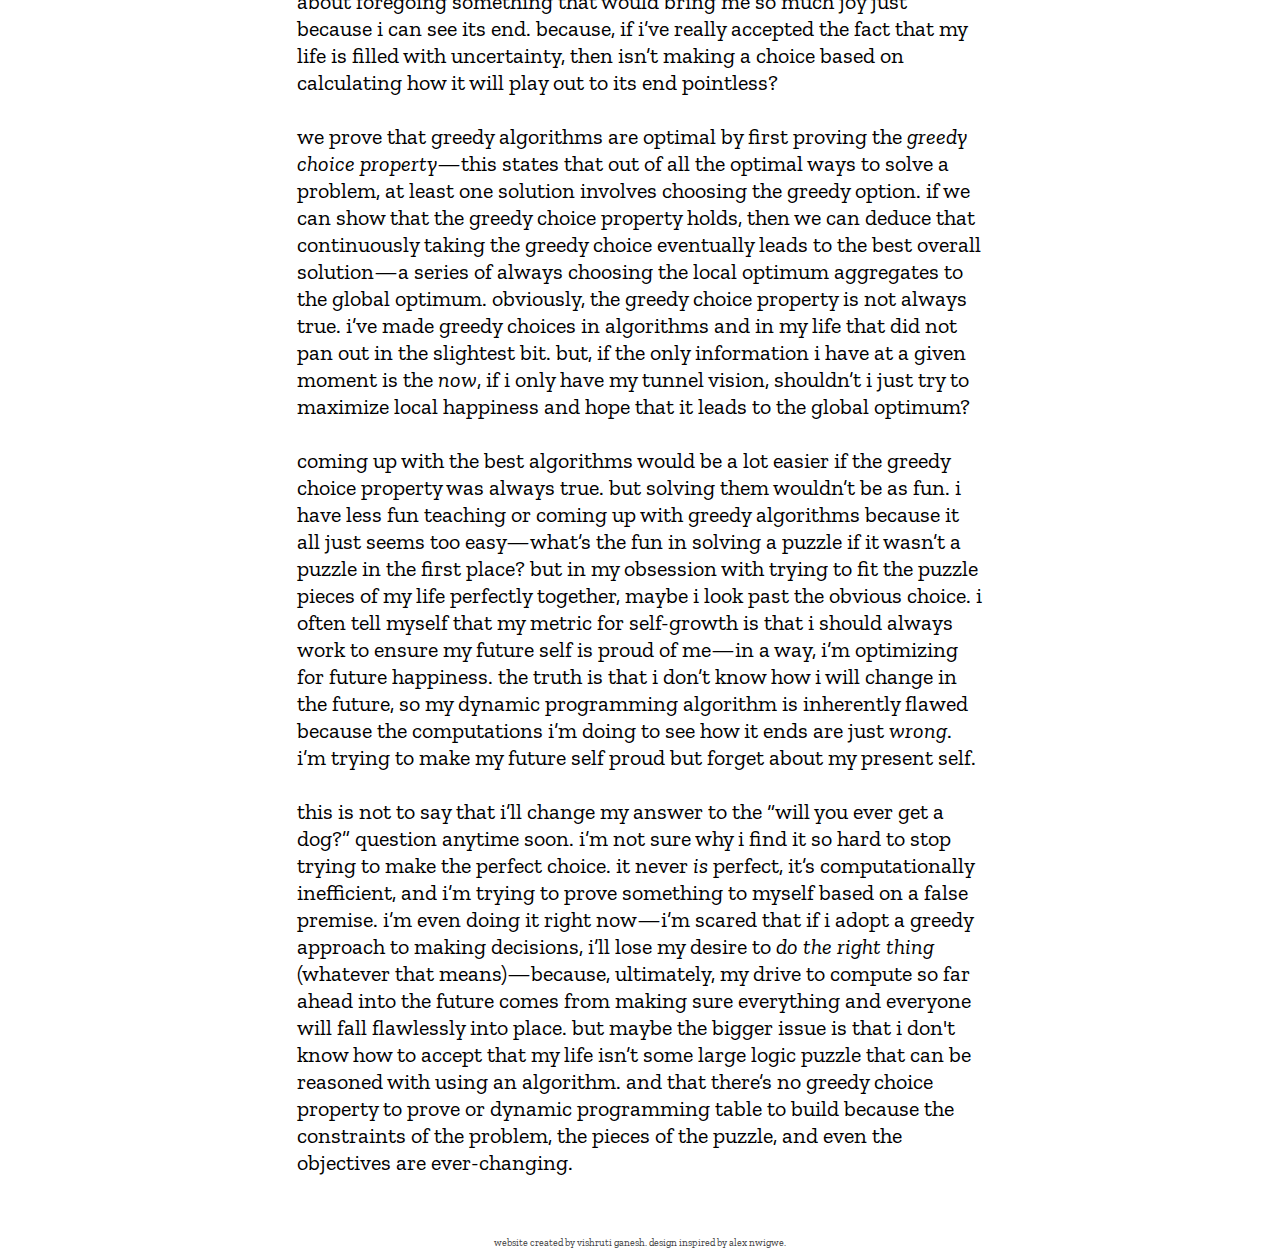
<file: blogs/blog3.html>
<!DOCTYPE html>
<html>
    <head>
        <script async src="https://www.googletagmanager.com/gtag/js?id=G-QEBXH6EF2G"></script>
        <script>
        window.dataLayer = window.dataLayer || [];
        function gtag(){dataLayer.push(arguments);}
        gtag('js', new Date());

        gtag('config', 'G-QEBXH6EF2G');
        </script>
        <meta name="viewport" content="width=device-width, initial-scale=1.0">
        <link rel="stylesheet" type="text/css" href="../main.css">
        <link href="https://fonts.googleapis.com/css2?family=Zilla+Slab&display=swap" rel="stylesheet">
        <title>Vishruti Ganesh</title>
        <link rel="icon" type="image/x-icon" href="../favicon.ico">
    </head>
<body>
    <div class = "dark-box">
        <button class="darkbutton" id="toggle">
            <img class="buttondark">
        </button>
    </div>
    
    <script>
        // Get the toggle button
        const toggle = document.getElementById("toggle");
        var body = document.body;
        // Get the user's preference from localStorage
        const darkMode = localStorage.getItem("dark-mode");
        // Check if the user has already chosen a theme
        if (darkMode) {
            // If yes, apply it to the root element
            body.classList.add("dark-theme");
        }
        // Add an event listener to the toggle button
        toggle.addEventListener("click", () => {
            // Toggle the dark-theme class on the root element
            body.classList.toggle("dark-theme");
            // Store or remove the user's preference in localStorage
            if (body.classList.contains("dark-theme")) {
                localStorage.setItem("dark-mode", true);
            } else {
                localStorage.removeItem("dark-mode");
            }
        });
    </script>
    <div class="box">
    <div class = "buttons">
                
        <div class = "navbutton">
            <a href="/">
            <img class="play">
            <div class = "navbuttontitle">
                home
            </div>
            </a>
        </div>
        
        
        <div class = "navbutton">
            <a href="/thoughts">
            <img class="shuffle">
            <div class = "navbuttontitle">
                thoughts
            </div>
            </a>
        </div>
        
        
        <!-- <div class = "navbutton">
            <a href="/projects">
            <img src="../shuffle.png">
            <div class = "navbuttontitle">
                projects
            </div>
            </a>
        </div> -->
        
        
        <div class = "navbutton">
            <a href="/favorites">
            <img class="loop">
            <div class = "navbuttontitle">
                favorites
            </div>
            </a>
        </div>
        
    </div>
    
        <div class = "blogtitle">
            the greedy choice property
        </div>
        <div class = "tagstuffy">
            <span>
                STUFF
            </span>
        </div>
        <div class = "datemins">
            05-04-2023 • 7 min
        </div>
        <div class = "blogcontent">
            recently, i taught my students about greedy choice algorithms. specifically, on how they differ from dynamic programming algorithms.<br><br>
            a lot of names and definitions in algorithms feel weirdly pretentious. for example, the “path relaxation lemma” basically says by traveling on every edge that makes up the shortest path, you achieve the shortest path. my calculus teacher in high school said he wished he was born earlier because he thought that mathematicians got to stick their names on the most obvious of theorems—he said he could’ve probably come up with one of those too. i never really felt that way in college because everything i learned seemed so intensely complicated, but i think the path relaxation lemma came close. with greedy algorithms, the name so perfectly suits the strategy—i <i>feel</i> greedy when i come up with a greedy algorithm.<br><br>
            the way i described it to my students was that in a <a href="https://en.wikipedia.org/wiki/Dynamic_programming">dynamic programming algorithm</a>, at every step along the way, you make your next choice by evaluating how every option plays out to its end and choosing the best one based on that. in a <a href = "https://en.wikipedia.org/wiki/Greedy_algorithm">greedy algorithm</a>, you only have tunnel vision—you don’t get the benefit of seeing how every option plays out, so you have to choose what’s best for you <i>right now</i>—you are, quite literally, making the greedy choice. in a way, dynamic programming algorithms are a lot more computationally expensive, but offer strong promises. you have to see far into the future and are guaranteed to always make the optimal choice. greedy algorithms are much faster. you have fewer comparisons to make and can’t see into the future, so you might as well make the best choice based on the information you have. sometimes, greedy algorithms produce the overall optimal solution as well—this is the best-case scenario. you are computationally efficient and achieve the best results. the takeaway i gave my students was that we always look for optimal greedy solutions because they are easier and faster; that’s why we choose to study greedy algorithms.<br><br>
            i <i>love</i> dogs. however, whenever people ask me if i’d ever get a pet dog, my answer is always an immediate no. the lifespan of a dog is factually much shorter than a human’s—and i can’t fathom having to deal with that loss. this is the answer and reasoning i’ve given people for as long as i can remember, but my greedy algorithm recitation made me start thinking about this a little more. somehow i feel like i’m trying to dynamically program my way out of answering the question of whether i should own a pet, as if my happiness is some kind of function that can be optimized. on second thought, i feel kind of stupid for being so sure about foregoing something that would bring me so much joy just because i can see its end. because, if i’ve really accepted the fact that my life is filled with uncertainty, then isn’t making a choice based on calculating how it will play out to its end pointless?<br><br>
            we prove that greedy algorithms are optimal by first proving the <i>greedy choice property</i>—this states that out of all the optimal ways to solve a problem, at least one solution involves choosing the greedy option. if we can show that the greedy choice property holds, then we can deduce that continuously taking the greedy choice eventually leads to the best overall solution—a series of always choosing the local optimum aggregates to the global optimum. obviously, the greedy choice property is not always true. i’ve made greedy choices in algorithms and in my life that did not pan out in the slightest bit. but, if the only information i have at a given moment is the <i>now</i>, if i only have my tunnel vision, shouldn’t i just try to maximize local happiness and hope that it leads to the global optimum? <br><br>
            coming up with the best algorithms would be a lot easier if the greedy choice property was always true. but solving them wouldn’t be as fun. i have less fun teaching or coming up with greedy algorithms because it all just seems too easy—what’s the fun in solving a puzzle if it wasn’t a puzzle in the first place? but in my obsession with trying to fit the puzzle pieces of my life perfectly together, maybe i look past the obvious choice. i often tell myself that my metric for self-growth is that i should always work to ensure my future self is proud of me—in a way, i’m optimizing for future happiness. the truth is that i don’t know how i will change in the future, so my dynamic programming algorithm is inherently flawed because the computations i’m doing to see how it ends are just <i>wrong</i>. i’m trying to make my future self proud but forget about my present self.<br><br>
            this is not to say that i’ll change my answer to the “will you ever get a dog?” question anytime soon. i’m not sure why i find it so hard to stop trying to make the perfect choice. it never <i>is</i> perfect, it’s computationally inefficient, and i’m trying to prove something to myself based on a false premise. i’m even doing it right now—i’m scared that if i adopt a greedy approach to making decisions, i’ll lose my desire to <i>do the right thing</i> (whatever that means)—because, ultimately, my drive to compute so far ahead into the future comes from making sure everything and everyone will fall flawlessly into place. but maybe the bigger issue is that i don't know how to accept that my life isn’t some large logic puzzle that can be reasoned with using an algorithm. and that there’s no greedy choice property to prove or dynamic programming table to build because the constraints of the problem, the pieces of the puzzle, and even the objectives are ever-changing.
        </div>
    </div>




    <footer>
        <p>website created by vishruti ganesh. design inspired by alex nwigwe.</p>
    </footer>
    <script>
        window.onscroll = function() {myFunction()};
        
        var navbar = document.getElementsByClassName("topnav")[0];
        var sticky = navbar.offsetTop;
        
        function myFunction() {
          if (window.pageYOffset >= sticky) {
            navbar.classList.add("sticky")
          } else {
            navbar.classList.remove("sticky");
          }
        }
        </script>
        <script>
            // Select the button
            const btn = document.querySelector('.btn-toggle');
            btn.addEventListener('click', function() {
            document.querySelector('body').classList.toggle('dark-theme');  
            })
        </script>
</body>
</html>
</file>
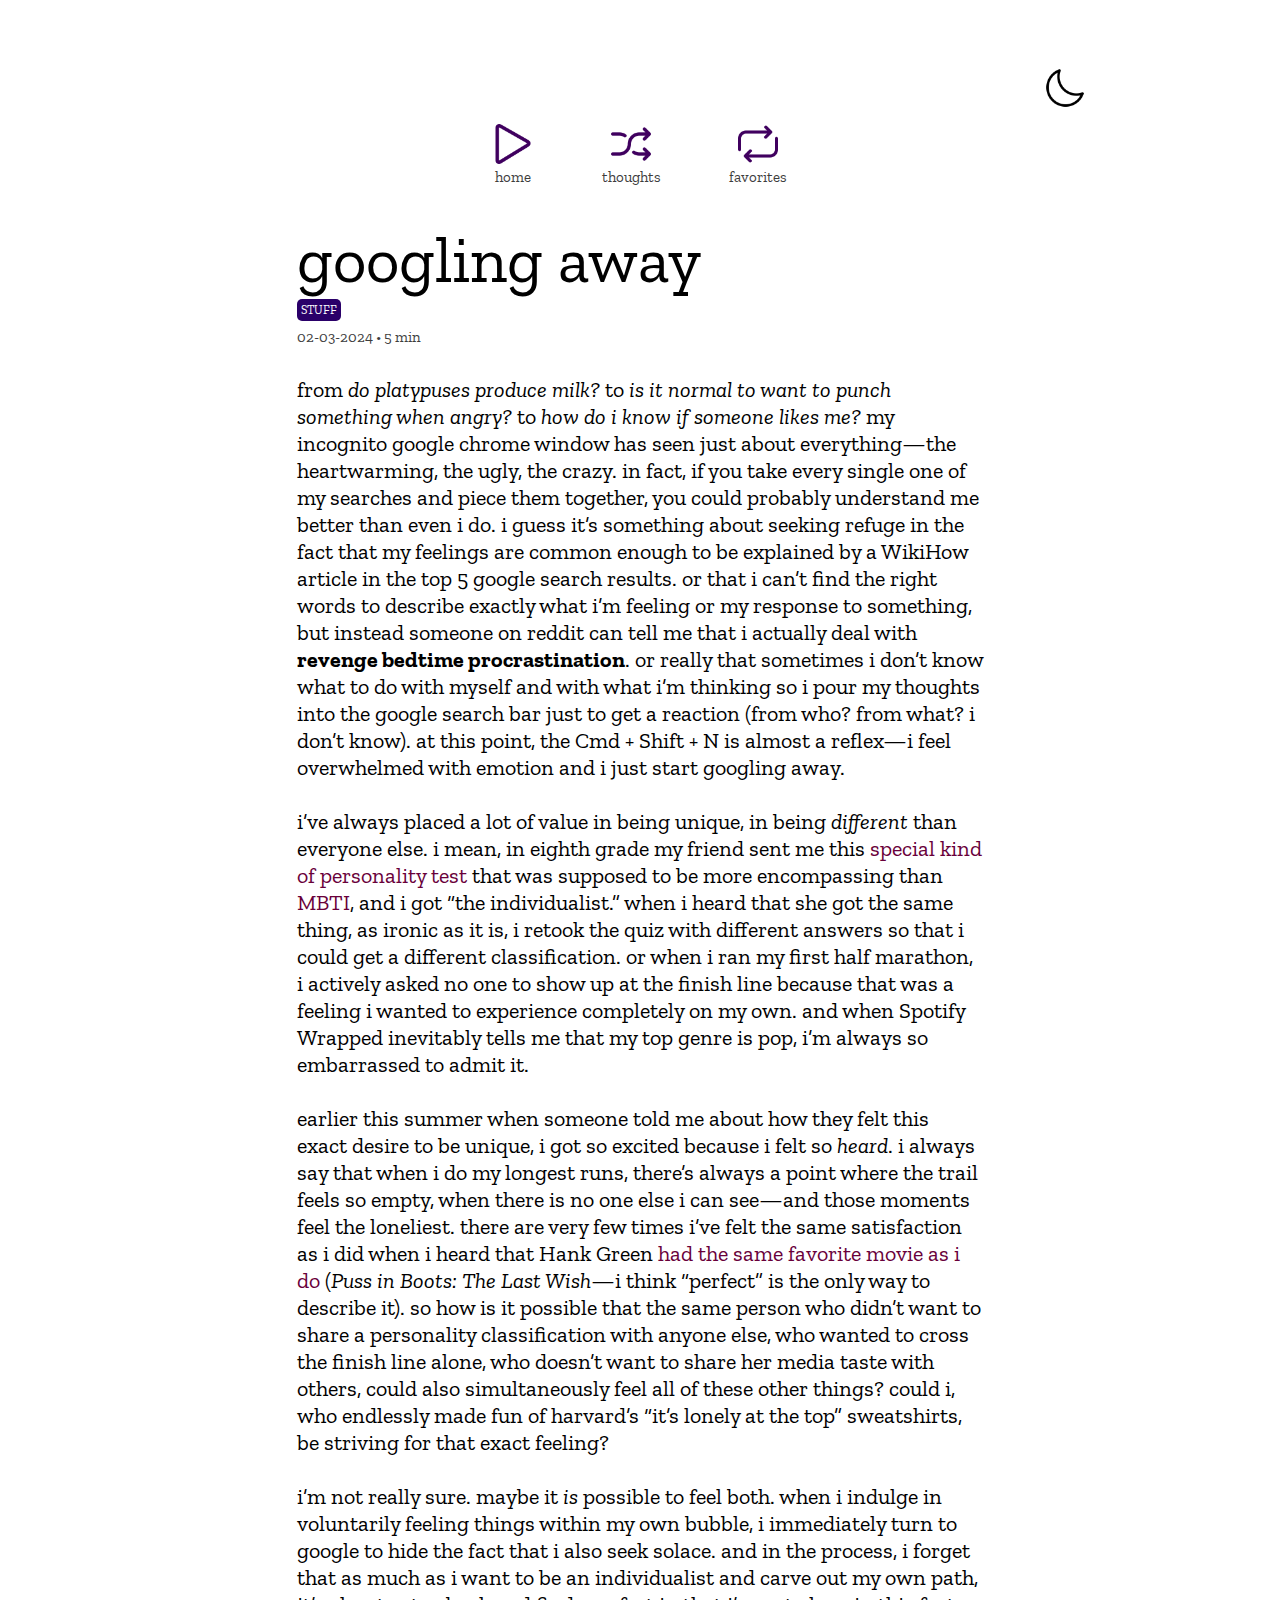
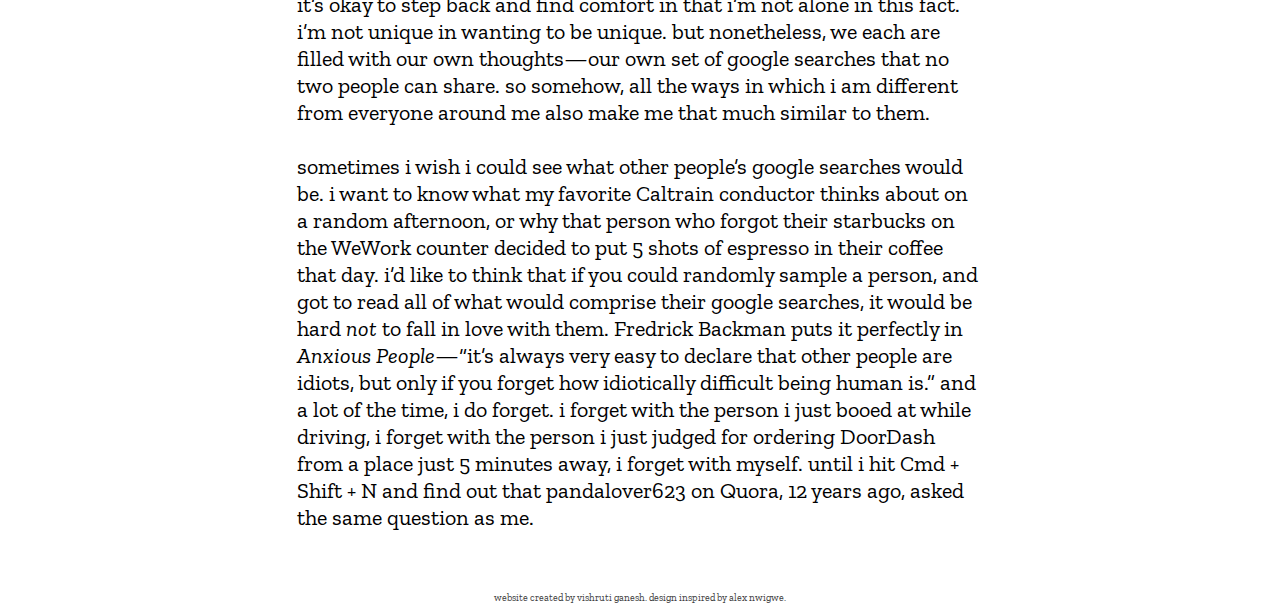
<file: blogs/blog4.html>
<!DOCTYPE html>
<html>
    <head>
        <script async src="https://www.googletagmanager.com/gtag/js?id=G-QEBXH6EF2G"></script>
        <script>
        window.dataLayer = window.dataLayer || [];
        function gtag(){dataLayer.push(arguments);}
        gtag('js', new Date());

        gtag('config', 'G-QEBXH6EF2G');
        </script>
        <meta name="viewport" content="width=device-width, initial-scale=1.0">
        <link rel="stylesheet" type="text/css" href="../main.css">
        <link href="https://fonts.googleapis.com/css2?family=Zilla+Slab&display=swap" rel="stylesheet">
        <title>Vishruti Ganesh</title>
        <link rel="icon" type="image/x-icon" href="../favicon.ico">
    </head>
<body>
    <div class = "dark-box">
        <button class="darkbutton" id="toggle">
            <img class="buttondark">
        </button>
    </div>
    
    <script>
        // Get the toggle button
        const toggle = document.getElementById("toggle");
        var body = document.body;
        // Get the user's preference from localStorage
        const darkMode = localStorage.getItem("dark-mode");
        // Check if the user has already chosen a theme
        if (darkMode) {
            // If yes, apply it to the root element
            body.classList.add("dark-theme");
        }
        // Add an event listener to the toggle button
        toggle.addEventListener("click", () => {
            // Toggle the dark-theme class on the root element
            body.classList.toggle("dark-theme");
            // Store or remove the user's preference in localStorage
            if (body.classList.contains("dark-theme")) {
                localStorage.setItem("dark-mode", true);
            } else {
                localStorage.removeItem("dark-mode");
            }
        });
    </script>
    <div class="box">
    <div class = "buttons">
                
        <div class = "navbutton">
            <a href="/">
            <img class="play">
            <div class = "navbuttontitle">
                home
            </div>
            </a>
        </div>
        
        
        <div class = "navbutton">
            <a href="/thoughts">
            <img class="shuffle">
            <div class = "navbuttontitle">
                thoughts
            </div>
            </a>
        </div>
        
        
        <!-- <div class = "navbutton">
            <a href="/projects">
            <img src="../shuffle.png">
            <div class = "navbuttontitle">
                projects
            </div>
            </a>
        </div> -->
        
        
        <div class = "navbutton">
            <a href="/favorites">
            <img class="loop">
            <div class = "navbuttontitle">
                favorites
            </div>
            </a>
        </div>
        
    </div>
    
        <div class = "blogtitle">
            googling away
        </div>
        <div class = "tagstuffy">
            <span>
                STUFF
            </span>
        </div>
        <div class = "datemins">
            02-03-2024 • 5 min
        </div>
        <div class = "blogcontent">
            from <i>do platypuses produce milk?</i> to <i>is it normal to want
            to punch something when angry?</i> to <i>how do i know if someone
            likes me?</i> my incognito google chrome window has seen just about
            everything—the heartwarming, the ugly, the crazy. in fact, if you
            take every single one of my searches and piece them together, you
            could probably understand me better than even i do. i guess it’s
            something about seeking refuge in the fact that my feelings are
            common enough to be explained by a WikiHow article in the top 5
            google search results. or that i can’t find the right words to
            describe exactly what i’m feeling or my response to something, but
            instead someone on reddit can tell me that i actually deal with
            <b>revenge bedtime procrastination</b>. or really that sometimes i
            don’t know what to do with myself and with what i’m thinking so i
            pour my thoughts into the google search bar just to get a reaction
            (from who? from what? i don’t know). at this point, the Cmd + Shift
            + N is almost a reflex—i feel overwhelmed with emotion and i just
            start googling away. <br><br>
            i’ve always placed a lot of value in being unique, in being
            <i>different</i> than everyone else. i mean, in eighth grade my
            friend sent me this <a href = "https://www.enneagraminstitute.com/"
            target="_blank">special kind of personality test</a> that was
            supposed to be more encompassing than <a href =
            "https://en.wikipedia.org/wiki/Myers%E2%80%93Briggs_Type_Indicator"
            target = "_blank">MBTI</a>, and i got “the individualist.” when i
            heard that she got the same thing, as ironic as it is, i retook the
            quiz with different answers so that i could get a different
            classification. or when i ran my first half marathon, i actively
            asked no one to show up at the finish line because that was a
            feeling i wanted to experience completely on my own. and when
            Spotify Wrapped inevitably tells me that my top genre is pop, i’m
            always so embarrassed to admit it.<br><br>
            earlier this summer when someone told me about how they felt this
            exact desire to be unique, i got so excited because i felt so
            <i>heard</i>. i always say that when i do my longest runs, there’s
            always a point where the trail feels so empty, when there is no one
            else i can see—and those moments feel the loneliest. there are
            very few times i’ve felt the same satisfaction as i did when i heard
            that Hank Green <a href =
            "https://www.youtube.com/watch?v=8BOLDm5tWuo&ab_channel=vlogbrothers"
            target = "_blank">had the same favorite movie as i do</a> (<i>Puss
            in Boots: The Last Wish</i>—i think “perfect” is the only way to
            describe it). so how is it possible that the same person who didn’t
            want to share a personality classification with anyone else, who
            wanted to cross the finish line alone, who doesn’t want to share her
            media taste with others, could also simultaneously feel all of these
            other things? could i, who endlessly made fun of harvard’s “it’s
            lonely at the top” sweatshirts, be striving for that exact
            feeling?<br><br>
            i’m not really sure. maybe it <i>is</i> possible to feel both. when i
            indulge in voluntarily feeling things within my own bubble, i
            immediately turn to google to hide the fact that i also seek solace.
            and in the process, i forget that as much as i want to be an
            individualist and carve out my own path, it’s okay to step back and
            find comfort in that i’m not alone in this fact. i’m not unique in
            wanting to be unique. but nonetheless, we each are filled with our
            own thoughts—our own set of google searches that no two people can
            share. so somehow, all the ways in which i am different from
            everyone around me also make me that much similar to them.<br><br>
            sometimes i wish i could see what other people’s google searches
            would be. i want to know what my favorite Caltrain conductor thinks
            about on a random afternoon, or why that person who forgot their
            starbucks on the WeWork counter decided to put 5 shots of espresso
            in their coffee that day. i’d like to think that if you could
            randomly sample a person, and got to read all of what would comprise
            their google searches, it would be hard <i>not</i> to fall in love with
            them. Fredrick Backman puts it perfectly in <i>Anxious People</i>—“it’s
            always very easy to declare that other people are idiots, but only
            if you forget how idiotically difficult being human is.” and a lot
            of the time, i do forget. i forget with the person i just booed at
            while driving, i forget with the person i just judged for ordering
            DoorDash from a place just 5 minutes away, i forget with myself.
            until i hit Cmd + Shift + N and find out that pandalover623 on
            Quora, 12 years ago, asked the same question as me. 
        </div>
    </div>




    <footer>
        <p>website created by vishruti ganesh. design inspired by alex nwigwe.</p>
    </footer>
    <script>
        window.onscroll = function() {myFunction()};
        
        var navbar = document.getElementsByClassName("topnav")[0];
        var sticky = navbar.offsetTop;
        
        function myFunction() {
          if (window.pageYOffset >= sticky) {
            navbar.classList.add("sticky")
          } else {
            navbar.classList.remove("sticky");
          }
        }
        </script>
        <script>
            // Select the button
            const btn = document.querySelector('.btn-toggle');
            btn.addEventListener('click', function() {
            document.querySelector('body').classList.toggle('dark-theme');  
            })
        </script>
</body>
</html>
</file>
<file: main.css>
@font-face {
    font-family: 'Zilla Slab';
    src: url("ZillaSlab-Light.ttf");
  }

.dark-box {
    padding-top: 5%;
    padding-inline: 15% 15%;
    display: flex;
    flex-direction: column;
    text-align: right;
  }

.dark-box .darkbutton .buttondark {
  content: url("darkmode.png");
  width: 40px;
}

.dark-theme .dark-box .darkbutton .buttondark {
  content: url("lightmode.png");
  width: 40px;
}

body {
    margin: 4px;
    font-family: 'Zilla Slab';
    color:black;
    background-color: white;
    margin-bottom: 0px;
  }

body.dark-theme {
    color:rgb(255, 255, 255);
    background-color: rgb(0, 0, 0);
}


.topnav {
    padding-top: 0px;
    z-index: 9999999;
    background-color: rgb(255, 255, 255);
    overflow: hidden;
  }

  .dark-theme .topnav  {
    background-color: rgb(61, 61, 61);
  }

  .topnav .right {
    float: right;
    color: rgb(61, 61, 61);
    padding: 14px 16px;
    font-style: italic;
    font-size: 17px;
  }

  .topnav .buttonright {
    float: right;
    padding: 9px;
    padding-right: 14px;
  }

  .dark-theme .topnav  .right {
    color: rgb(255, 245, 255);
  }

  @media screen and (max-width: 800px) {
    .topnav .right {
      display: none;
    }
  }

  footer {
    text-align: center;
    padding-top: 30px;
    background-color: rgba(255, 255, 255, 0);
    color: rgb(61, 61, 61);
    font-size: 10px;
    display: block;
  }

  .dark-theme footer {
    color: rgb(255, 245, 255);
  }
  
  /* Style the links inside the navigation bar */
  .topnav a {
    float: left;
    color: rgb(61, 61, 61);
    padding: 14px 16px;
    text-decoration: none;
    font-size: 17px;
  }

  .dark-theme .topnav a {
    color: rgb(255, 245, 255);
  }
  
  /* Change the color of links on hover */
  .topnav a:hover {
    color: black;
  }

  .dark-theme .topnav a:hover {
    color: white;
  }
  
  /* Add a color to the active/current link */
  .topnav a.active {
    color: rgb(105, 0, 58);
    text-decoration: underline;
  }

  .dark-theme .topnav a.active {
    color: rgb(255, 202, 255);
    text-decoration: underline;
  }

  .content {
    padding: 16px;
  }
  
  .sticky {
    position: sticky;
    top: 0;
    width: 100%;
  }
  
  .sticky + .content {
    padding-top: 60px;
  }

  .postcontainer {
    position: relative;
    padding-top: 5%;
    padding-inline: 23% 23%;
    font-size: 20px;
}
  .blogcontainer {
    position: relative;
    padding-top: 2%;
    font-size: 20px;
}

.blogcontainer a {
    color: rgb(105, 0, 58);
    text-decoration: none;
}

.dark-theme .blogcontainer a {
    color: rgb(255, 202, 255);
    text-decoration: none;
}

.blogtitle {
    font-size: 65px;
}

/* Create three unequal columns that floats next to each other */
.row {
    display: flex;
    border-bottom-style: dashed;
    border-bottom-width: 1px;
    border-color: black;
  }

  .dark-theme .row {
    border-color: white;
  }
  
  .metadata {
    flex: 20%;
  }

  .preview {
    flex: 60%;
  }

.tagstuffy span{
    background-color:rgb(42, 0, 105);
    color: white;
    border-radius: 5px;
    padding: 4px;
    font-size: 12px;
}

.dark-theme .tagstuffy span{
  background-color:rgb(216, 190, 255);
  color: rgb(0, 0, 0);
}

.posttitle {
    font-size: 35px;
}

.date {
    font-size: 15px;
    color: rgb(61, 61, 61);
    padding-bottom: 5px;
}

.dark-theme .date {
  color: rgb(255, 245, 255);
}
  
.column a {
    color: rgb(105, 0, 58);
    text-decoration: none;
  }

  .dark-theme .column a {
    color: rgb(255, 202, 255);
  }

.column p {
    color: black;
}

.dark-theme .column p {
  color: white;
}

.datemins {
    padding-top: 10px;
    padding-bottom: 10px;
    color: rgb(61, 61, 61);
    font-size: 15px;
}

.dark-theme .datemins {
  color: rgb(255, 245, 255);
}

.socials {
    padding-top: 2px;
    padding-bottom: 2%;
    display: flex;
    justify-content: center;
    align-items: center;
    text-align: center;
}

.socialsdesc {
  padding-top: 10px;
  display: flex;
  justify-content: center;
  align-items: center;
}

.socials img {
    width: 30px;
    opacity: 0.8;
    padding-inline: 20px;
}

.socials img:hover {
    width: 32px;
}

button {
  all: unset;
  cursor: pointer;
}


.btn-toggle .modeswitch {
  background-color: rgba(255, 255, 255, 0);
  padding: 0px;
  border: none;
  width: 30px;
  content: url("darkmode.png");
}

.dark-theme .btn-toggle .modeswitch {
  content: url("lightmode.png");
}

.socials .github {
  content: url("github.png");
}

.dark-theme .socials .github {
  content: url("githubdark.png");
}

.socials .spotify {
  content: url("spotify.png");
}

.socials .email {
  content: url("email.png");
}
.dark-theme .socials .email {
  content: url("emaildark.png");
}

.projectbig {
    padding-top: 2%;
}

@media screen and (max-width: 800px) {
    .projectbig {
        text-align: center;
      padding-inline: 2% 2%;
    }
  }

.projectcontainer {
    display: flex;
    border-bottom-style: dashed;
    border-bottom-width: 1px;
    border-color: black;
}

.dark-theme .projectcontainer {
  border-color: white;
}

@media screen and (max-width: 800px) {
    .projectcontainer {
      flex-direction: column;
    }
  }

.projecttitle {
    font-size: 35px;
    padding-bottom: 35px;
}

.projecttitle a {
    color: rgb(105, 0, 58);
    text-decoration: none;
}

.dark-theme .projecttitle a {
  color: rgb(255, 202, 255);
}

.specialtitle {
  font-size: 35px;
  padding-bottom: 5px;
}

.specialtitle a {
  color: rgb(105, 0, 58);
  text-decoration: none;
}

.dark-theme .specialtitle a {
  color: rgb(255, 202, 255);
}

.projectcontainer .column{
    padding-bottom: 25px;
    align-self: column;
    padding-inline: 15px 15px;
}

.projectcontainer .column .info {
    flex: 20%;
}

.projectcontainer .column .desc {
    flex: 60%;
}

.projectpicture img {
    width: 300px;
}

@media screen and (max-width: 800px) {
    .projectcontainer .column {
        padding-inline: 10px 10px;
    }
    .projectpicture img {
        width: 90%;
    }
  }


.projectdescription {
    padding-top: 20px;
    padding-bottom: 20px;
    font-size: 20px;
}

.projectsmall {
  font-size: 20px;
  padding-bottom: 30px;
}

.favoritessection {
    padding-top: 10px;
    padding-bottom: 10px;
}

.favoritessection ul {
    font-size: 20px;
}

.favoritetitle {
    font-size: 30px;
}

.favoritecontainer {
    position: relative;
    padding-top: 4%;
    padding-inline: 15% 15%;
    font-size: 20px;
}

.favoritecontainer a {
    color: rgb(105, 0, 58);
    text-decoration: none;
}

.dark-theme .favoritecontainer a {
  color: rgb(255, 202, 255);
}

@media screen and (max-width: 800px) {
    .favoritecontainer {
      padding-inline: 5% 5%;
    }
    .blogcontainer {
      padding-inline: 5% 5%;
    }
    .postcontainer {
      padding-inline: 5% 5%;
    }
  }

.blogcontent {
  padding-top: 3%;
  padding-bottom: 3%;
  font-size: 22px;
}

.blogcontent a {
  color: rgb(105, 0, 58);
  text-decoration: none;
}

.dark-theme .blogcontent a {
  color: rgb(255, 202, 255);
}


.box {
  padding-top: 1%;
  padding-inline: 23% 23%;
  display: flex;
  flex-direction: column;
}


.playlist {
  display: flex;
  flex-direction: column;
}

.playlisttitle {
  display: flex;
  flex-direction: column;
  padding-inline: 8% 5%;
  padding-top: 7%;
  font-size: 62px;
}

.playlistmeta {
  font-size: 17px;
  color:rgb(61, 61, 61);
  text-align: left;
}

.dark-theme .playlistmeta {
  color: rgb(238, 238, 238);
}

a {
  color: rgb(105, 0, 58);
  text-decoration: none;
}

.dark-theme a {
color: rgb(255, 202, 255);
}

.playlistimage img{
  width: 210px;
  display: flex;
}

.playlisttop {
 display: flex;
 padding-top: 2%;
 padding-left: 2%;
 padding-bottom: 2%;
 border-radius: 5px;
 border-color: pink;
 border-width: 1px;
 border-style: dashed;
 justify-content: center;
}


.playlistdesc {
  padding-inline: 3% 3%;
  font-size: 20px;
}

@media screen and (max-width: 920px) {
  
  .dark-box {
    padding-inline: 5% 5%;
  }

  .dark-box .darkbutton .buttondark {
    width: 30px;
  }
  
  .dark-theme .dark-box .darkbutton .buttondark {
    width: 30px;
  }

  .box {
    padding-top: 0%;
    padding-inline: 5% 5%;
    justify-content: center;
  }

  .playlistimage {
    padding-top: 5%;
    justify-content: center;
    display: flex;
  }
  .playlistimage img {
    width: 250px;
  }
  .playlisttop {
    flex-direction: column;
  }

  .playlisttitle {
    padding-top: 5%;
    font-size: 45px;
    padding-inline: 5% 5%;
    padding-bottom: 5%;
  }

  .playlistmeta {
    font-size: 13px;
  }

  .playlistdesc {
    padding-inline: 5% 5%;
  }

  .socials {
    justify-content: center;
  }
}

.buttons {
  padding-bottom: 5%;
  z-index: 9999999;
  display: flex;
  justify-content: center;
}

.navbutton {
  padding-inline: 5% 5%;
  display: flex;
  flex-direction: column;
  justify-content: center;
}

.navbutton a {
  color: rgb(61, 61, 61);
  text-align: center;
}

.dark-theme .navbutton a {
  color: rgb(238, 238, 238);
}

.dark-theme .navbutton a:hover {
  color: white;
}

.dark-theme .navbutton a.active {
  color: rgb(255, 202, 255);
}

.navbutton img {
  width: 40px;
}

.navbutton .play {
  content: url("play.png")
}

.navbutton .shuffle {
  content: url("shuffle.png")
}

.navbutton .loop {
  content: url("loop.png")
}

.dark-theme .navbutton .play {
  content: url("play-dark.png")
}

.dark-theme .navbutton .shuffle {
  content: url("shuffle-dark.png")
}

.dark-theme .navbutton .loop {
  content: url("loop-dark.png")
}

.navbutton a:hover {
  color: black;
}

.navbutton a.active{
  color: rgb(105, 0, 58);
  text-decoration: underline;
}

.navbuttontitle {
  text-align: center;
  font-size: 15px;
}
</file>
